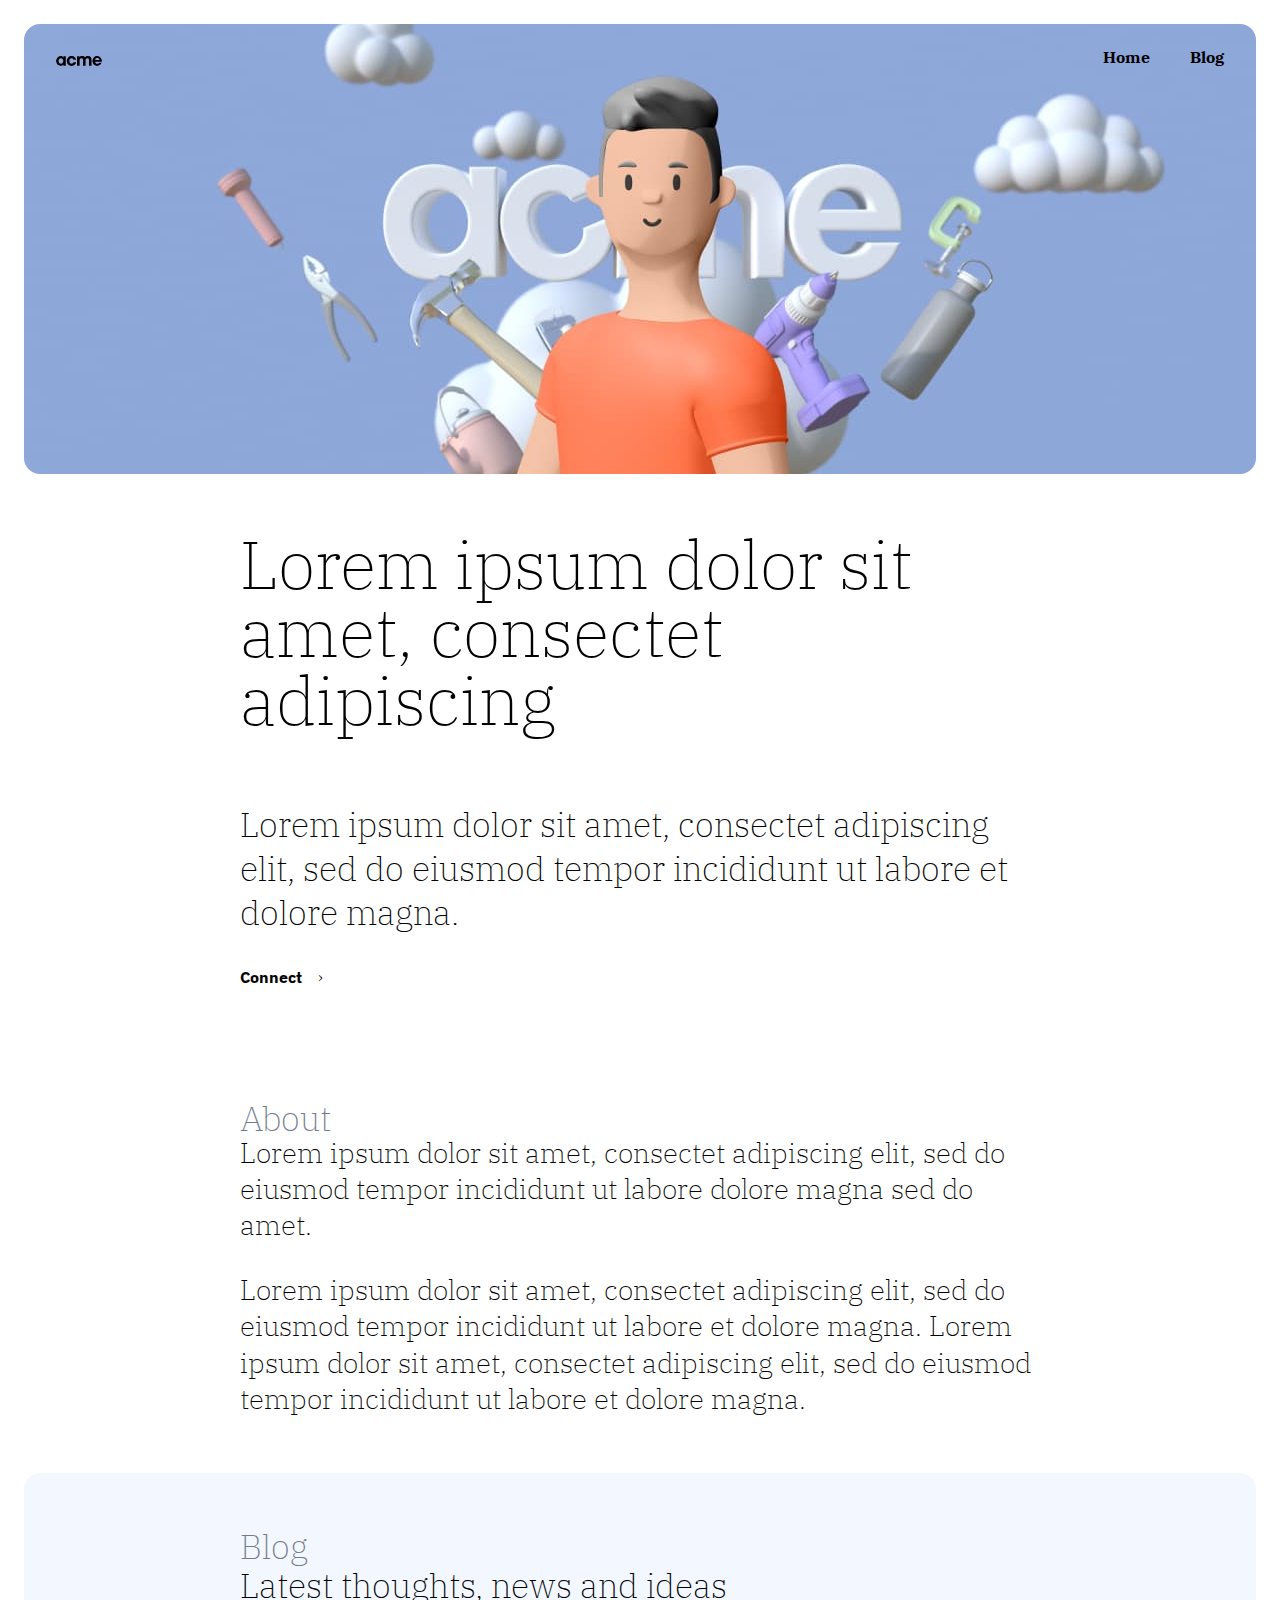
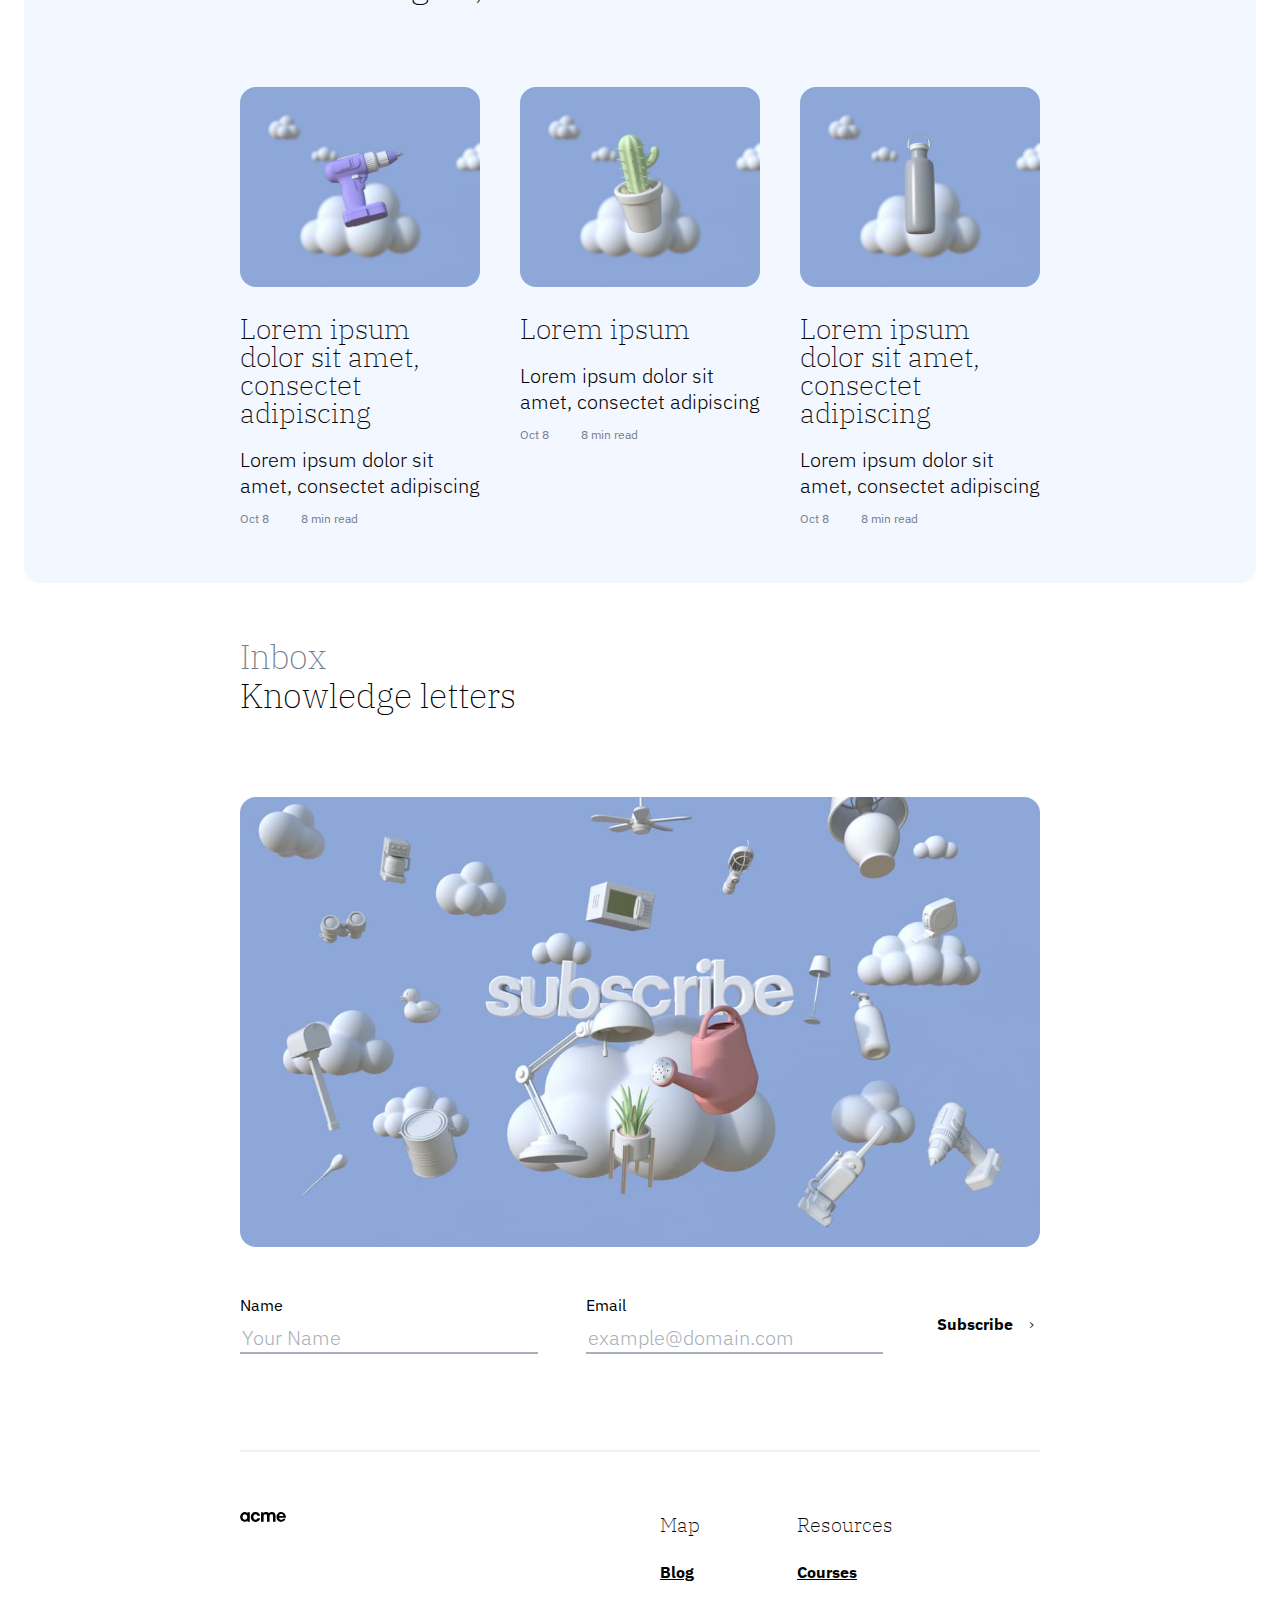
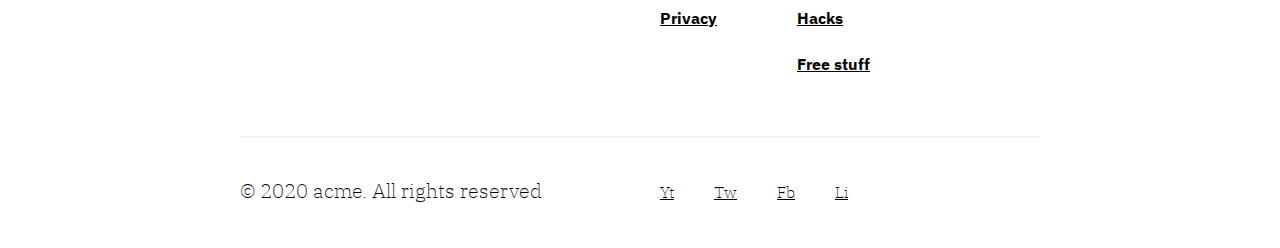
<file: final-project/index.html>
<!DOCTYPE html>
<html lang="en">

<head>
  <meta charset="UTF-8">
  <meta name="viewport" content="width=device-width, initial-scale=1.0">
  <title>acme website co.</title>
  <link
    href="https://fonts.googleapis.com/css2?family=IBM+Plex+Sans:wght@300;400;600&family=IBM+Plex+Serif:wght@200&display=swap"
    rel="stylesheet">
  <link rel="stylesheet" href="style.css">
</head>

<body>
  <header class="primary-header">
    <div class="primary-header__inner">
      <a href="index.html" aria-label="acme home page"><img src="img/logo.svg" alt="" class="logo"></a>
      <nav class="primary-nav">
        <ul class="primary-nav__list">
          <li><a href="index.html">Home</a></li>
          <li><a href="blog.html">Blog</a></li>
        </ul>
      </nav>
    </div>
  </header>

  <section class="intro text-serif">
    <div class="container flow-content">
      <h1 class="page-title">Lorem ipsum dolor sit amet, consectet adipiscing</h1>
      <p class="page-intro">Lorem ipsum dolor sit amet, consectet adipiscing elit, sed do eiusmod tempor
        incididunt ut
        labore et dolore magna.</p>
      <a href="#" class="btn">Connect</a>
    </div>
  </section>

  <section class="about text-500 text-serif">
    <div class="container">
      <header>
        <h2 class="section-title">About</h2>
      </header>
      <div class="flow-content">
        <p>Lorem ipsum dolor sit amet, consectet adipiscing elit, sed do eiusmod tempor incididunt ut labore dolore
          magna
          sed do amet.</p>
        <p>Lorem ipsum dolor sit amet, consectet adipiscing elit, sed do eiusmod tempor incididunt ut labore et dolore
          magna. Lorem ipsum dolor sit amet, consectet adipiscing elit, sed do eiusmod tempor incididunt ut labore et
          dolore magna.</p>
      </div>

    </div>
  </section>

  <section class="recent-articles bg-primary-300">
    <div class="container">
      <header>
        <h2 class="section-title">Blog</h2>
        <p class="section-subtitle">Latest thoughts, news and ideas</p>
      </header>

      <div class="split xl-space">

        <article class="article-preview flow-content">
          <img src="img/blog-1.jpg" alt="electric drill">
          <h3>Lorem ipsum dolor sit amet, consectet adipiscing</h3>
          <p>Lorem ipsum dolor sit amet, consectet adipiscing</p>
          <div class="info">
            <time datetime="2020-10-08">Oct 8</time>
            <p>8 min read</p>
          </div>
        </article>
        <article class="article-preview flow-content">
          <img src="img/blog-2.jpg" alt="cactus">
          <h3>Lorem ipsum </h3>
          <p>Lorem ipsum dolor sit amet, consectet adipiscing</p>
          <div class="info">
            <time datetime="2020-10-08">Oct 8</time>
            <p>8 min read</p>
          </div>
        </article>
        <article class="article-preview flow-content">
          <img src="img/blog-3.jpg" alt="insulated water bottle">
          <h3>Lorem ipsum dolor sit amet, consectet adipiscing</h3>
          <p>Lorem ipsum dolor sit amet, consectet adipiscing</p>
          <div class="info">
            <time datetime="2020-10-08">Oct 8</time>
            <p>8 min read</p>
          </div>
        </article>


      </div>
    </div>
  </section>

  <section class="call-to-action">
    <div class="container">
      <header>
        <h2 class="section-title">Inbox</h2>
        <p class="section-subtitle">Knowledge letters</p>
      </header>
      <img class="xl-space" src="img/newsletter.jpg" alt="floating items">

      <form action="" method="post" class="newsletter">
        <div>
          <label for="name">Name</label>
          <input placeholder="Your Name" type="text" id="name" name="name">
        </div>
        <div>
          <label for="email">Email</label>
          <input placeholder="example@domain.com" type="email" name="email" id="email">
        </div>
        <button class="btn" type="submit">Subscribe</button>
      </form>
    </div>
  </section>

  <footer class="primary-footer">
    <div class="container">
      <div class="primary-footer__inner split">
        <a href="index.html" aria-label="acme home page"><img src="img/logo.svg" alt="" class="logo"></a>

        <div class="footer-nav">
          <dl class="flow-content">
            <dt class="text-serif">Map</dt>
            <dd><a href="#">Blog</a></dd>
            <dd><a href="#">Privacy</a></dd>
          </dl>

          <dl class="flow-content">
            <dt class="text-serif">Resources</dt>
            <dd><a href="#">Courses</a></dd>
            <dd><a href="#">Hacks</a></dd>
            <dd><a href="#">Free stuff</a></dd>
          </dl>
        </div>
      </div>
      <div class="split text-serif">
        <p class="copywrite">© 2020 acme. All rights reserved </p>
        <ul class="footer-social">
          <li><a href="#">Yt</a></li>
          <li><a href="#">Tw</a></li>
          <li><a href="#">Fb</a></li>
          <li><a href="#">Li</a></li>
        </ul>
      </div>
    </div>
  </footer>
</body>

</html>
</file>
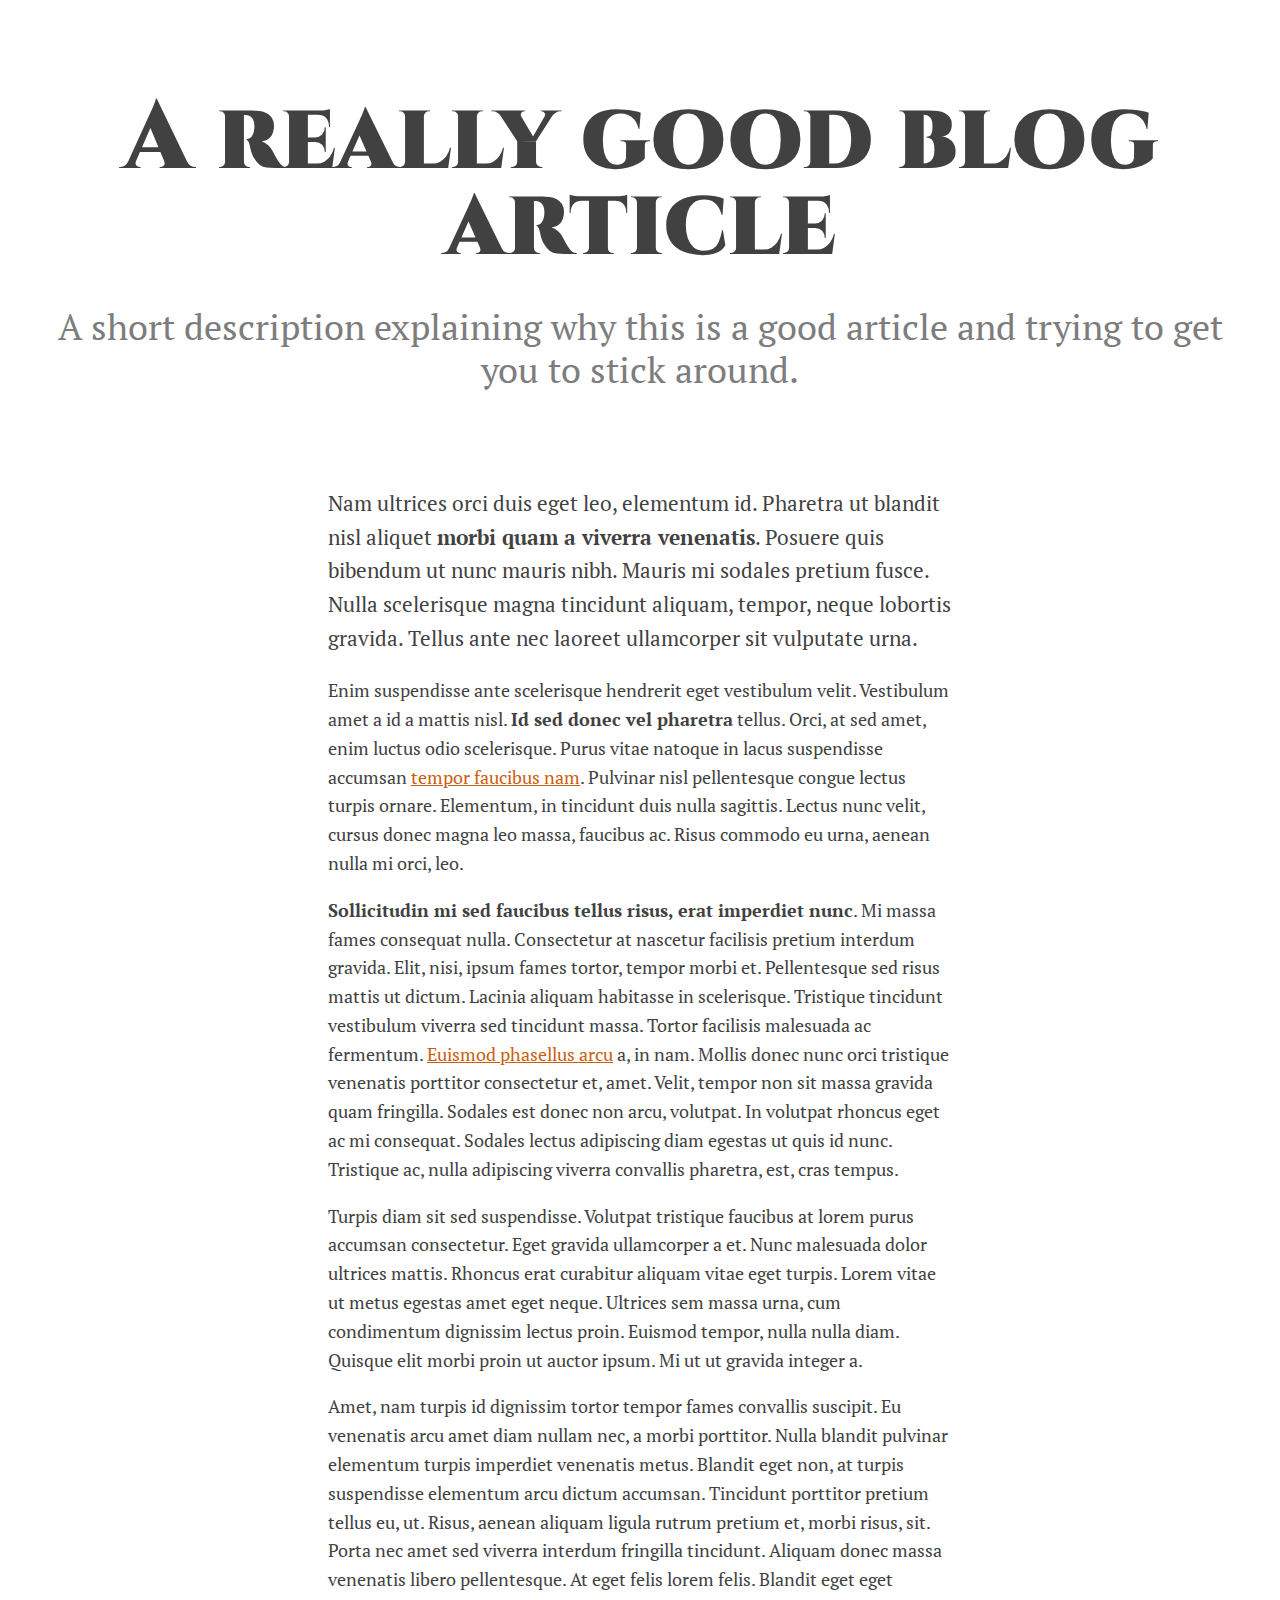
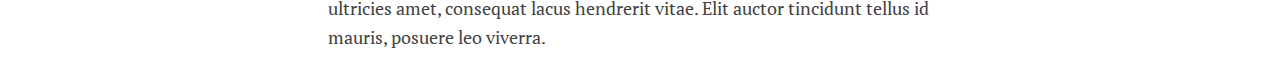
<file: module-1/01-inheritance-a-little-project/index.html>
<!DOCTYPE html>
<html lang="en">

<head>
  <meta charset="UTF-8">
  <meta name="viewport" content="width=device-width, initial-scale=1.0">
  <title>A great blog</title>
  <link href="https://fonts.googleapis.com/css2?family=Cinzel:wght@900&family=PT+Serif:wght@400;700&display=swap"
    rel="stylesheet">
  <link rel="stylesheet" href="styles.css">
</head>

<body>
  <article>
    <header>
      <h1>A really good blog article</h1>
      <p class="subtitle">A short description explaining why this is a good article and trying to get you to stick
        around.
      </p>
    </header>
    <div class="container">
      <p class="lead">Nam ultrices orci duis eget leo, elementum id. Pharetra ut blandit nisl aliquet <strong>morbi quam
          a viverra
          venenatis</strong>. Posuere quis bibendum ut nunc mauris nibh. Mauris mi sodales pretium fusce. Nulla
        scelerisque magna tincidunt aliquam, tempor, neque lobortis gravida. Tellus ante nec laoreet ullamcorper sit
        vulputate urna.</p>
      <p>Enim suspendisse ante scelerisque hendrerit eget vestibulum velit. Vestibulum amet a id a mattis nisl.
        <strong>Id
          sed donec vel pharetra</strong> tellus. Orci, at sed amet, enim luctus odio scelerisque. Purus vitae natoque
        in
        lacus suspendisse accumsan <a href="#">tempor faucibus nam</a>. Pulvinar nisl pellentesque congue lectus turpis
        ornare. Elementum,
        in tincidunt duis nulla sagittis. Lectus nunc velit, cursus donec magna leo massa, faucibus ac. Risus commodo eu
        urna, aenean nulla mi orci, leo.</p>
      <p><strong>Sollicitudin mi sed faucibus tellus risus, erat imperdiet nunc</strong>. Mi massa fames consequat
        nulla.
        Consectetur at
        nascetur facilisis pretium interdum gravida. Elit, nisi, ipsum fames tortor, tempor morbi et. Pellentesque sed
        risus mattis ut dictum. Lacinia aliquam habitasse in scelerisque. Tristique tincidunt vestibulum viverra sed
        tincidunt massa. Tortor facilisis malesuada ac fermentum. <a href="#">Euismod phasellus arcu</a> a, in nam.
        Mollis
        donec nunc orci
        tristique venenatis porttitor consectetur et, amet. Velit, tempor non sit massa gravida quam fringilla. Sodales
        est donec non arcu, volutpat. In volutpat rhoncus eget ac mi consequat. Sodales lectus adipiscing diam egestas
        ut
        quis id nunc. Tristique ac, nulla adipiscing viverra convallis pharetra, est, cras tempus.</p>
      <p>Turpis diam sit sed suspendisse. Volutpat tristique faucibus at lorem purus accumsan consectetur. Eget gravida
        ullamcorper a et. Nunc malesuada dolor ultrices mattis. Rhoncus erat curabitur aliquam vitae eget turpis. Lorem
        vitae ut metus egestas amet eget neque. Ultrices sem massa urna, cum condimentum dignissim lectus proin. Euismod
        tempor, nulla nulla diam. Quisque elit morbi proin ut auctor ipsum. Mi ut ut gravida integer a.</p>
      <p>Amet, nam turpis id dignissim tortor tempor fames convallis suscipit. Eu venenatis arcu amet diam nullam nec, a
        morbi porttitor. Nulla blandit pulvinar elementum turpis imperdiet venenatis metus. Blandit eget non, at turpis
        suspendisse elementum arcu dictum accumsan. Tincidunt porttitor pretium tellus eu, ut. Risus, aenean aliquam
        ligula rutrum pretium et, morbi risus, sit. Porta nec amet sed viverra interdum fringilla tincidunt. Aliquam
        donec
        massa venenatis libero pellentesque. At eget felis lorem felis. Blandit eget eget ultricies amet, consequat
        lacus
        hendrerit vitae. Elit auctor tincidunt tellus id mauris, posuere leo viverra.</p>
  </article>
  </div>
</body>

</html>
</file>
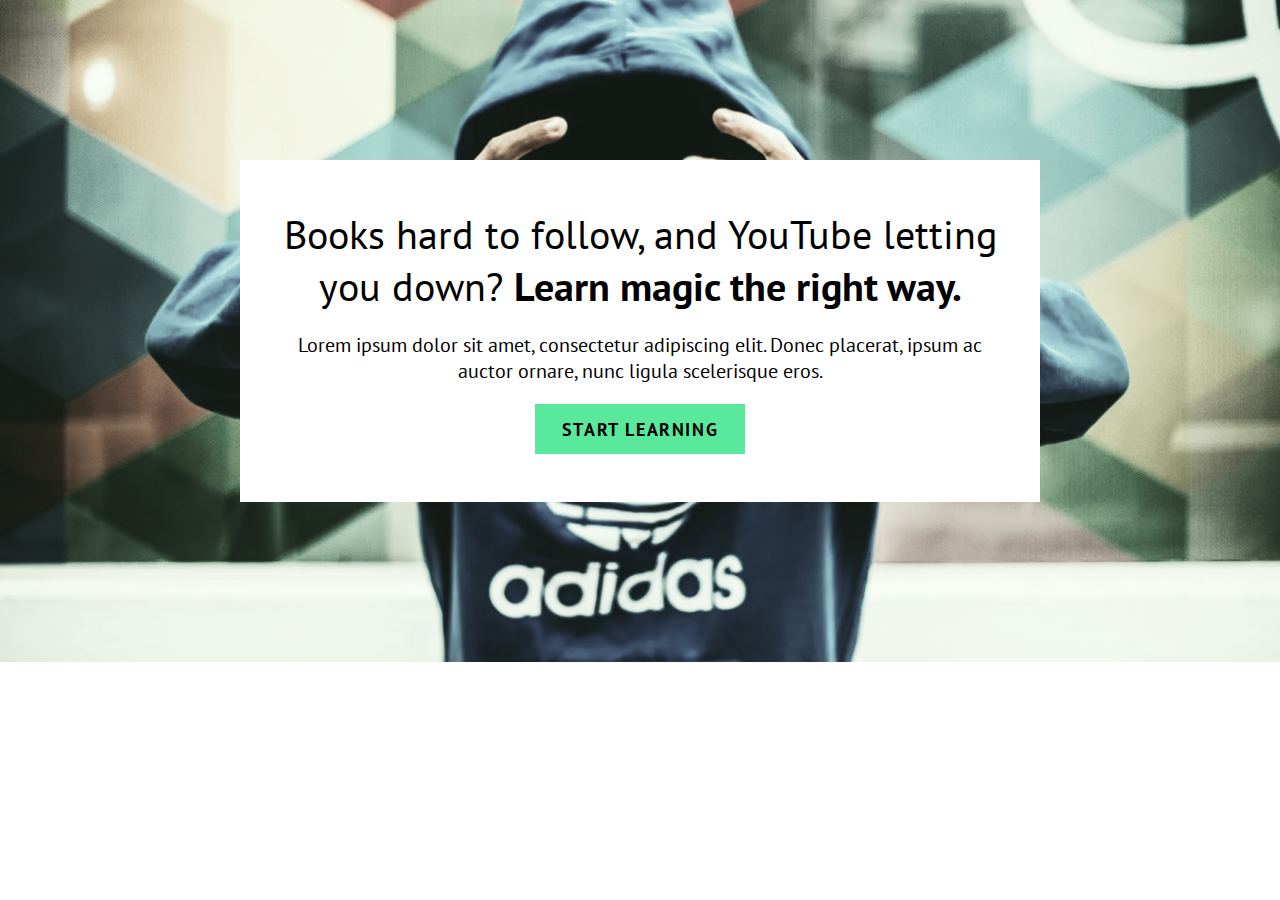
<file: module-2/02-mini-challenge/index.html>
<!DOCTYPE html>
<html lang="en">

<head>
  <meta charset="UTF-8">
  <meta name="viewport" content="width=device-width, initial-scale=1.0">
  <title>Magic is in the air</title>

  <!-- Google fonts -->
  <link href="https://fonts.googleapis.com/css2?family=PT+Sans:wght@400;700&display=swap" rel="stylesheet">

  <!-- Link to our stylesheet -->
  <link rel="stylesheet" href="style.css">
</head>

<body>

  <main>
    <div class="hero">
      <div class="hero__content flow-content">
        <h1>Books hard to follow, and YouTube letting you down? <strong>Learn magic the right way.</strong></h1>
        <p>Lorem ipsum dolor sit amet, consectetur adipiscing elit. Donec placerat, ipsum ac auctor ornare, nunc ligula
          scelerisque eros.</p>
        <a href="" class="btn">Start learning</a>
      </div>
    </div>
  </main>

</body>

</html>
</file>
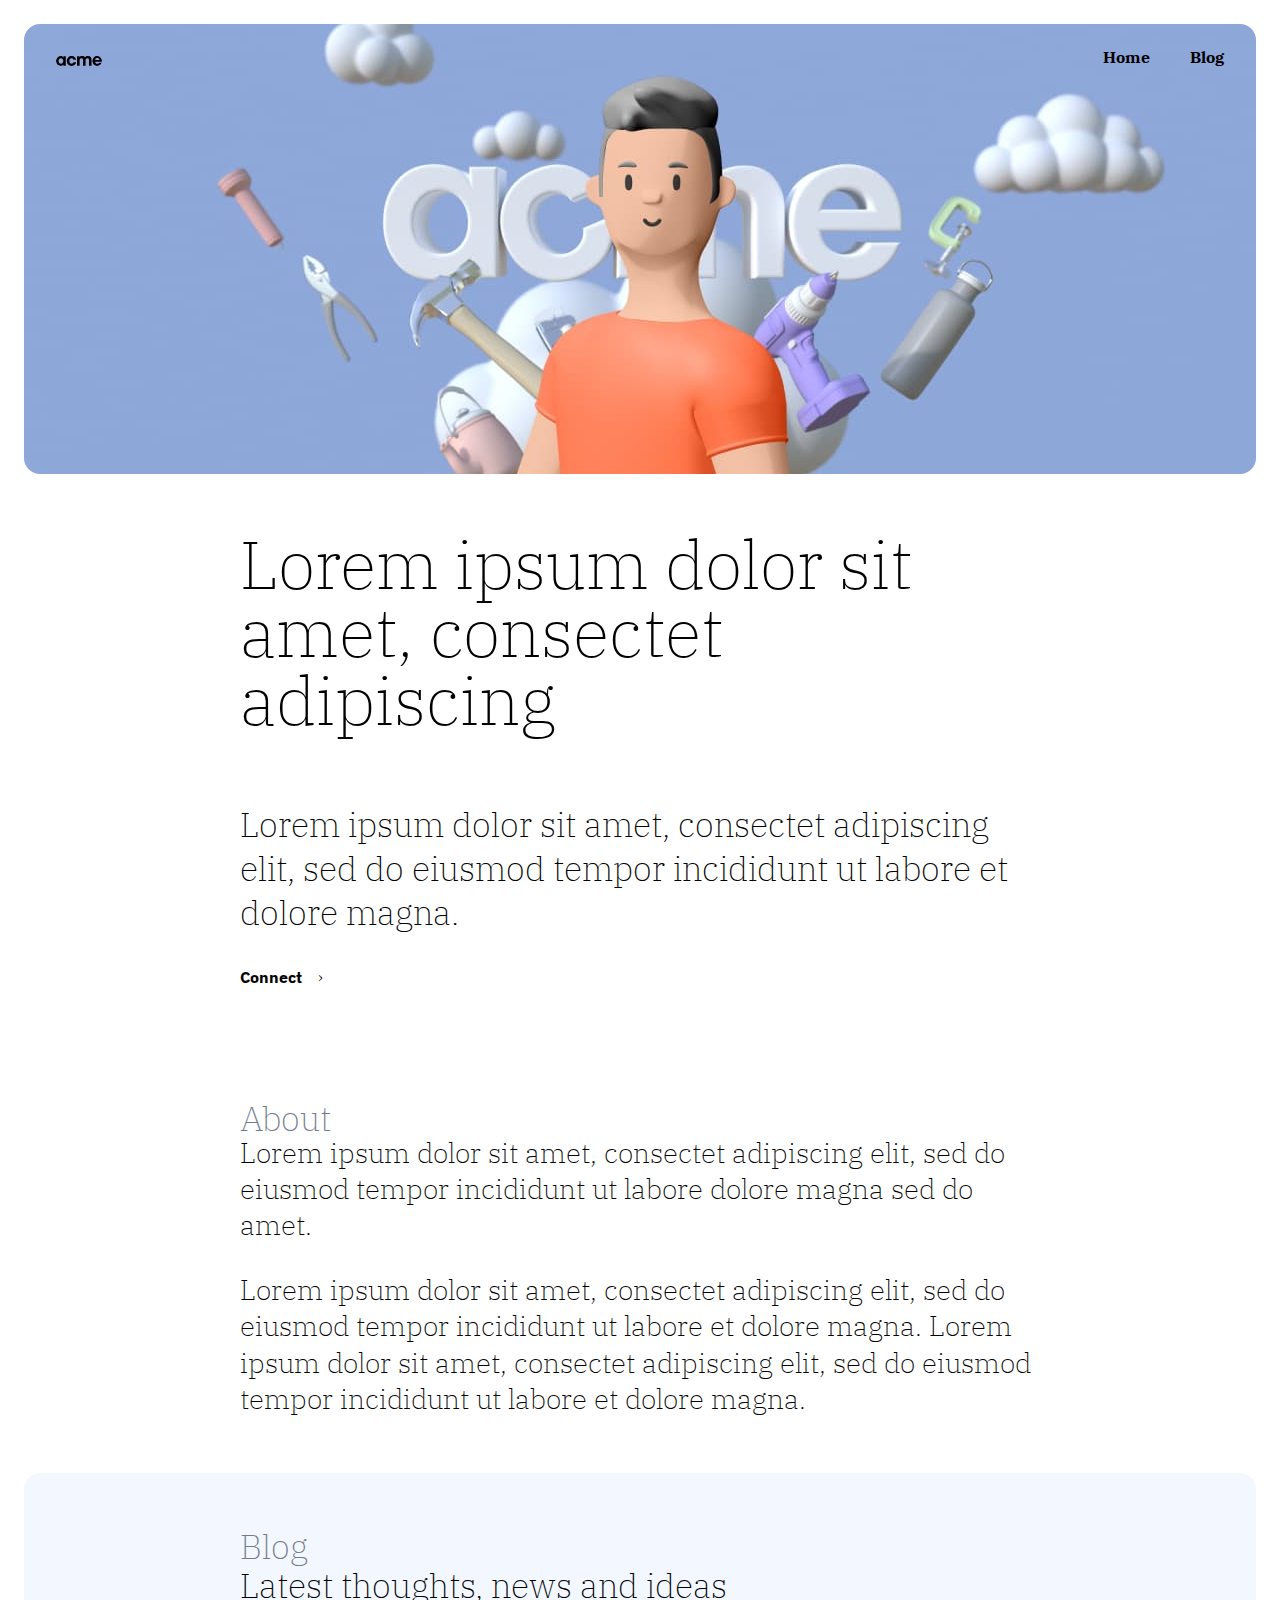
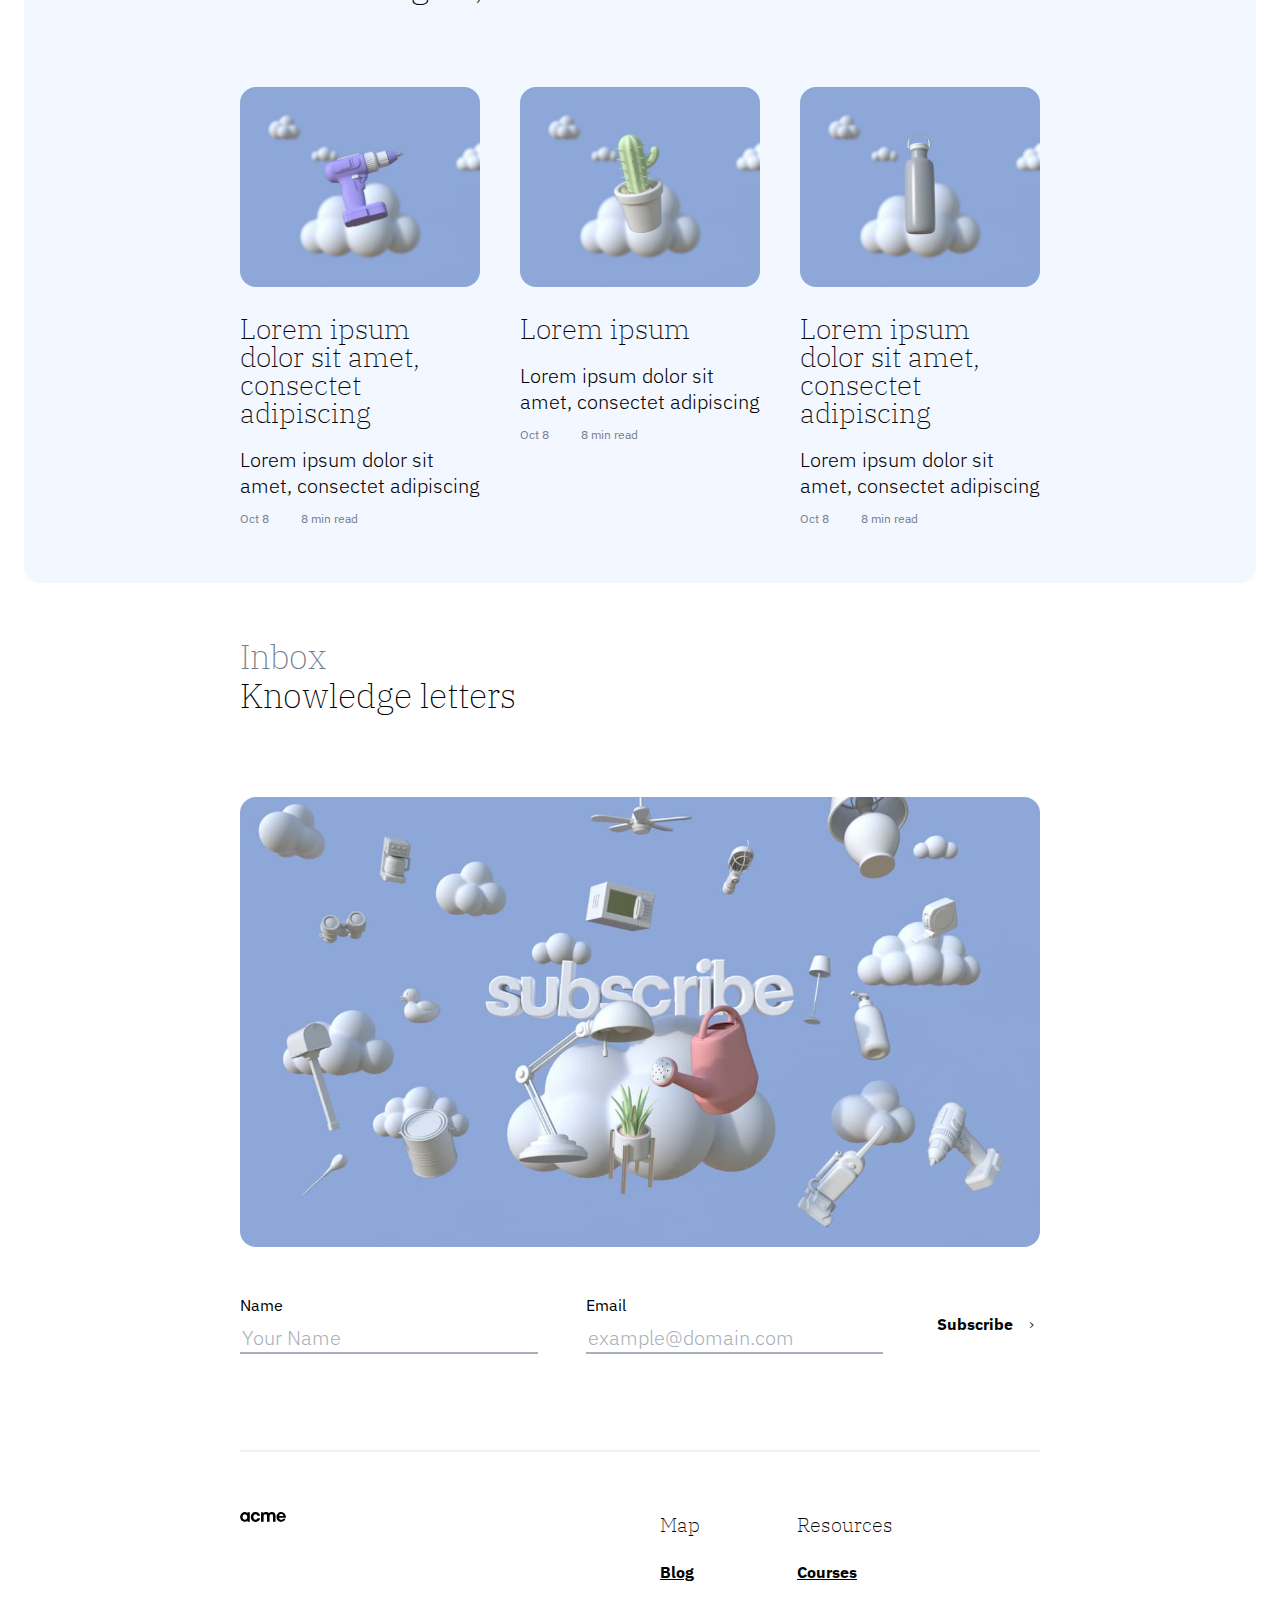
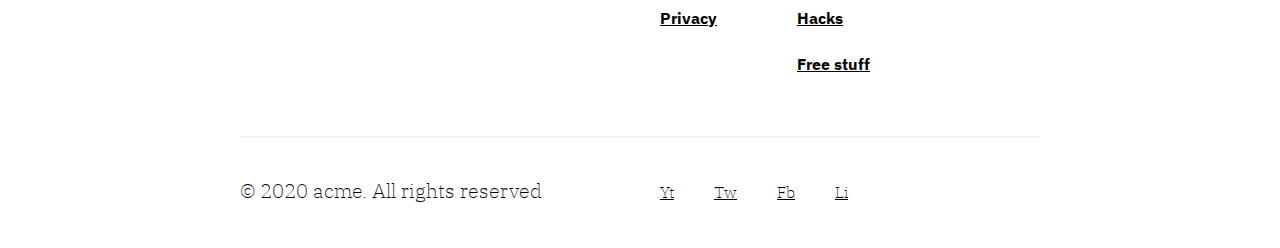
<file: module-4/03-individual-articles/index.html>
<!DOCTYPE html>
<html lang="en">

<head>
  <meta charset="UTF-8">
  <meta name="viewport" content="width=device-width, initial-scale=1.0">
  <title>acme website co.</title>
  <link
    href="https://fonts.googleapis.com/css2?family=IBM+Plex+Sans:wght@300;400;600&family=IBM+Plex+Serif:wght@200&display=swap"
    rel="stylesheet">
  <link rel="stylesheet" href="style.css">
</head>

<body class="page-home">
  <header class="primary-header">
    <div class="primary-header__inner">
      <a href="index.html" aria-label="acme home page"><img src="img/logo.svg" alt="" class="logo"></a>
      <nav class="primary-nav">
        <ul class="primary-nav__list">
          <li><a href="index.html">Home</a></li>
          <li><a href="blog.html">Blog</a></li>
        </ul>
      </nav>
    </div>
  </header>

  <section class="intro text-serif">
    <div class="container flow-content">
      <h1 class="page-title">Lorem ipsum dolor sit amet, consectet adipiscing</h1>
      <p class="page-intro">Lorem ipsum dolor sit amet, consectet adipiscing elit, sed do eiusmod tempor
        incididunt ut
        labore et dolore magna.</p>
      <a href="#" class="btn">Connect</a>
    </div>
  </section>

  <section class="about text-500 text-serif">
    <div class="container">
      <header>
        <h2 class="section-title">About</h2>
      </header>
      <div class="flow-content">
        <p>Lorem ipsum dolor sit amet, consectet adipiscing elit, sed do eiusmod tempor incididunt ut labore dolore
          magna
          sed do amet.</p>
        <p>Lorem ipsum dolor sit amet, consectet adipiscing elit, sed do eiusmod tempor incididunt ut labore et dolore
          magna. Lorem ipsum dolor sit amet, consectet adipiscing elit, sed do eiusmod tempor incididunt ut labore et
          dolore magna.</p>
      </div>

    </div>
  </section>

  <section class="recent-articles bg-primary-300">
    <div class="container">
      <header>
        <h2 class="section-title">Blog</h2>
        <p class="section-subtitle">Latest thoughts, news and ideas</p>
      </header>

      <div class="split xl-space">

        <article class="article-preview flow-content">
          <img src="img/blog-1.jpg" alt="electric drill">
          <h3>Lorem ipsum dolor sit amet, consectet adipiscing</h3>
          <p>Lorem ipsum dolor sit amet, consectet adipiscing</p>
          <div class="info">
            <time datetime="2020-10-08">Oct 8</time>
            <p>8 min read</p>
          </div>
        </article>
        <article class="article-preview flow-content">
          <img src="img/blog-2.jpg" alt="cactus">
          <h3>Lorem ipsum </h3>
          <p>Lorem ipsum dolor sit amet, consectet adipiscing</p>
          <div class="info">
            <time datetime="2020-10-08">Oct 8</time>
            <p>8 min read</p>
          </div>
        </article>
        <article class="article-preview flow-content">
          <img src="img/blog-3.jpg" alt="insulated water bottle">
          <h3>Lorem ipsum dolor sit amet, consectet adipiscing</h3>
          <p>Lorem ipsum dolor sit amet, consectet adipiscing</p>
          <div class="info">
            <time datetime="2020-10-08">Oct 8</time>
            <p>8 min read</p>
          </div>
        </article>


      </div>
    </div>
  </section>

  <section class="call-to-action">
    <div class="container">
      <header>
        <h2 class="section-title">Inbox</h2>
        <p class="section-subtitle">Knowledge letters</p>
      </header>
      <img class="xl-space" src="img/newsletter.jpg" alt="floating items">

      <form action="" method="post" class="newsletter">
        <div>
          <label for="name">Name</label>
          <input placeholder="Your Name" type="text" id="name" name="name">
        </div>
        <div>
          <label for="email">Email</label>
          <input placeholder="example@domain.com" type="email" name="email" id="email">
        </div>
        <button class="btn" type="submit">Subscribe</button>
      </form>
    </div>
  </section>

  <footer class="primary-footer">
    <div class="container">
      <div class="primary-footer__inner split">
        <a href="index.html" aria-label="acme home page"><img src="img/logo.svg" alt="" class="logo"></a>

        <div class="footer-nav">
          <dl class="flow-content">
            <dt class="text-serif">Map</dt>
            <dd><a href="#">Blog</a></dd>
            <dd><a href="#">Privacy</a></dd>
          </dl>

          <dl class="flow-content">
            <dt class="text-serif">Resources</dt>
            <dd><a href="#">Courses</a></dd>
            <dd><a href="#">Hacks</a></dd>
            <dd><a href="#">Free stuff</a></dd>
          </dl>
        </div>
      </div>
      <div class="split text-serif">
        <p class="copywrite">© 2020 acme. All rights reserved </p>
        <ul class="footer-social">
          <li><a href="#">Yt</a></li>
          <li><a href="#">Tw</a></li>
          <li><a href="#">Fb</a></li>
          <li><a href="#">Li</a></li>
        </ul>
      </div>
    </div>
  </footer>
</body>

</html>
</file>
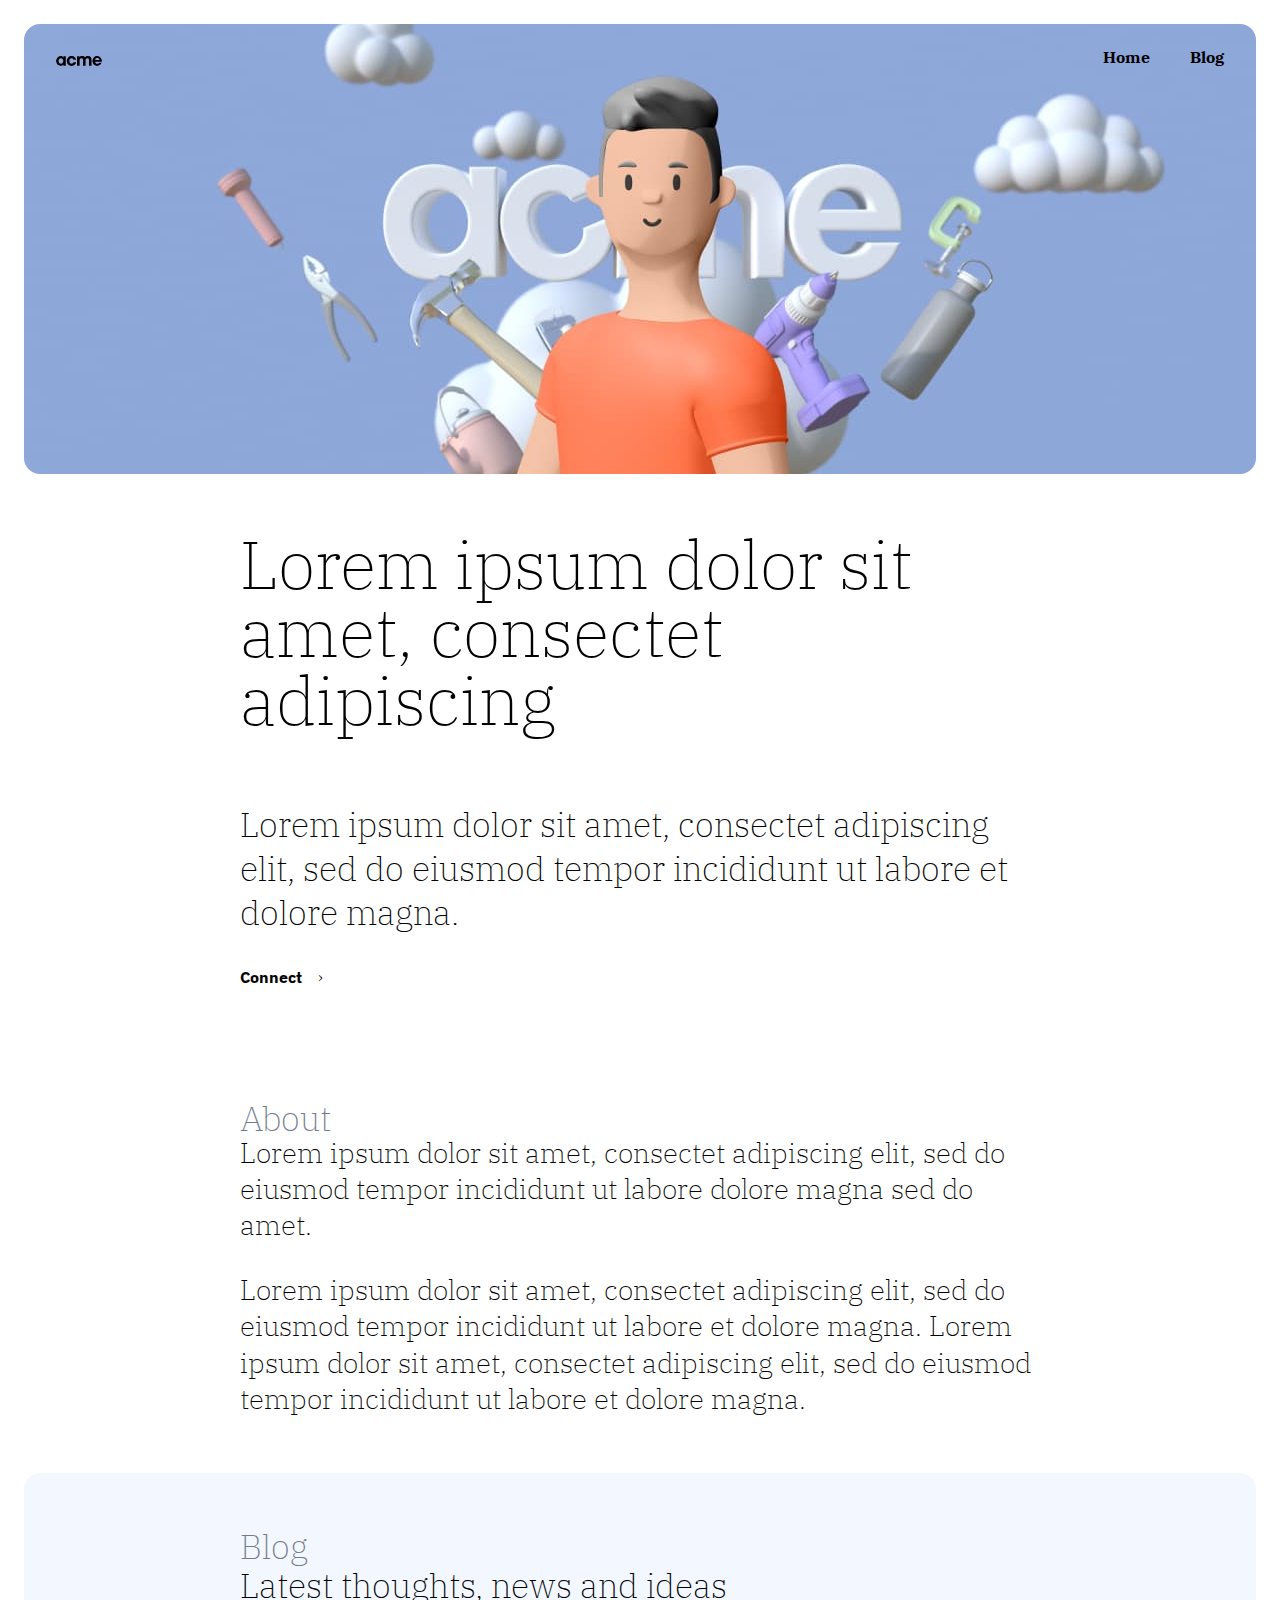
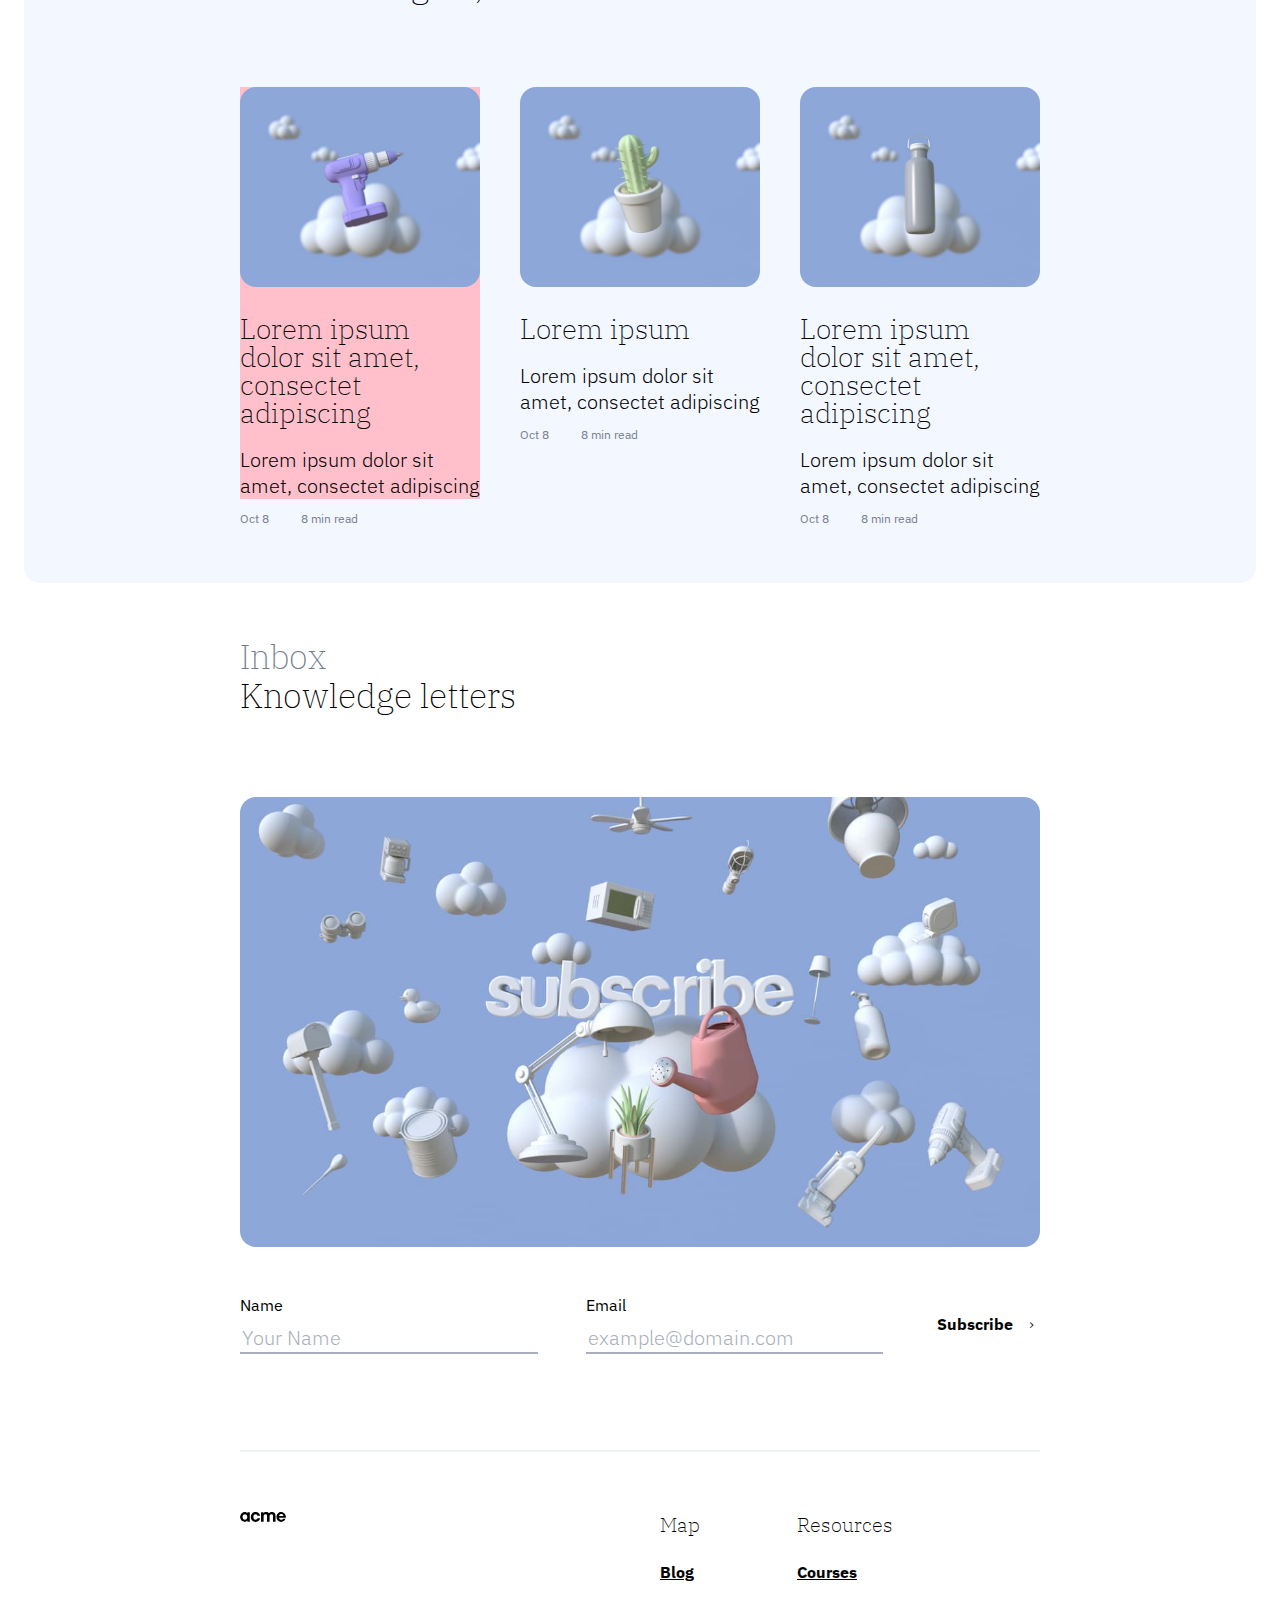
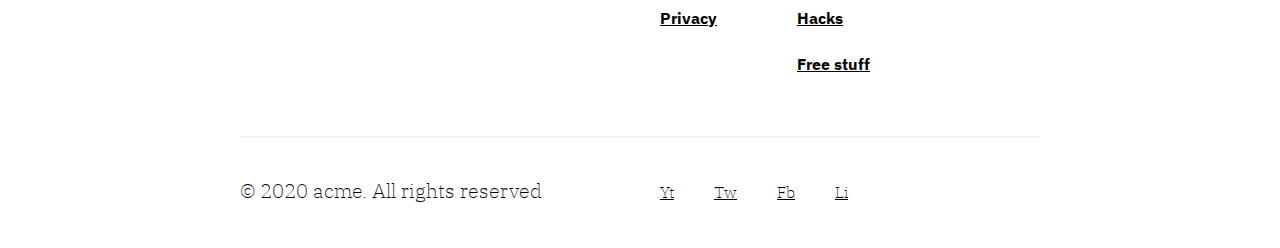
<file: module-4/06-containing-block-challenge/index.html>
<!DOCTYPE html>
<html lang="en">

<head>
  <meta charset="UTF-8">
  <meta name="viewport" content="width=device-width, initial-scale=1.0">
  <title>acme website co.</title>
  <link
    href="https://fonts.googleapis.com/css2?family=IBM+Plex+Sans:wght@300;400;600&family=IBM+Plex+Serif:wght@200&display=swap"
    rel="stylesheet">
  <link rel="stylesheet" href="style.css">
</head>

<body class="page-home">
  <header class="primary-header">
    <div class="primary-header__inner">
      <a href="index.html" aria-label="acme home page"><img src="img/logo.svg" alt="" class="logo"></a>
      <nav class="primary-nav">
        <ul class="primary-nav__list">
          <li><a href="index.html">Home</a></li>
          <li><a href="blog.html">Blog</a></li>
        </ul>
      </nav>
    </div>
  </header>

  <section class="intro text-serif">
    <div class="container flow-content">
      <h1 class="page-title">Lorem ipsum dolor sit amet, consectet adipiscing</h1>
      <p class="page-intro">Lorem ipsum dolor sit amet, consectet adipiscing elit, sed do eiusmod tempor
        incididunt ut
        labore et dolore magna.</p>
      <a href="#" class="btn">Connect</a>
    </div>
  </section>

  <section class="about text-500 text-serif">
    <div class="container">
      <header>
        <h2 class="section-title">About</h2>
      </header>
      <div class="flow-content">
        <p>Lorem ipsum dolor sit amet, consectet adipiscing elit, sed do eiusmod tempor incididunt ut labore dolore
          magna
          sed do amet.</p>
        <p>Lorem ipsum dolor sit amet, consectet adipiscing elit, sed do eiusmod tempor incididunt ut labore et dolore
          magna. Lorem ipsum dolor sit amet, consectet adipiscing elit, sed do eiusmod tempor incididunt ut labore et
          dolore magna.</p>
      </div>

    </div>
  </section>

  <section class="recent-articles bg-primary-300">
    <div class="container">
      <header>
        <h2 class="section-title">Blog</h2>
        <p class="section-subtitle">Latest thoughts, news and ideas</p>
      </header>

      <div class="split xl-space">

        <article class="article-preview flow-content">
          <a href="#" class="flow-content">
            <img src="img/blog-1.jpg" alt="electric drill">
            <h3>Lorem ipsum dolor sit amet, consectet adipiscing</h3>
            <p>Lorem ipsum dolor sit amet, consectet adipiscing</p>
          </a>
          <div class="info">
            <time datetime="2020-10-08">Oct 8</time>
            <p>8 min read</p>
          </div>
        </article>

        <article class="article-preview flow-content">
          <img src="img/blog-2.jpg" alt="cactus">
          <h3>Lorem ipsum </h3>
          <p>Lorem ipsum dolor sit amet, consectet adipiscing</p>
          <div class="info">
            <time datetime="2020-10-08">Oct 8</time>
            <p>8 min read</p>
          </div>
        </article>
        <article class="article-preview flow-content">
          <img src="img/blog-3.jpg" alt="insulated water bottle">
          <h3>Lorem ipsum dolor sit amet, consectet adipiscing</h3>
          <p>Lorem ipsum dolor sit amet, consectet adipiscing</p>
          <div class="info">
            <time datetime="2020-10-08">Oct 8</time>
            <p>8 min read</p>
          </div>
        </article>


      </div>
    </div>
  </section>

  <section class="call-to-action">
    <div class="container">
      <header>
        <h2 class="section-title">Inbox</h2>
        <p class="section-subtitle">Knowledge letters</p>
      </header>
      <img class="xl-space" src="img/newsletter.jpg" alt="floating items">

      <form action="" method="post" class="newsletter">
        <div>
          <label for="name">Name</label>
          <input placeholder="Your Name" type="text" id="name" name="name">
        </div>
        <div>
          <label for="email">Email</label>
          <input placeholder="example@domain.com" type="email" name="email" id="email">
        </div>
        <button class="btn" type="submit">Subscribe</button>
      </form>
    </div>
  </section>

  <footer class="primary-footer">
    <div class="container">
      <div class="primary-footer__inner split">
        <a href="index.html" aria-label="acme home page"><img src="img/logo.svg" alt="" class="logo"></a>

        <div class="footer-nav">
          <dl class="flow-content">
            <dt class="text-serif">Map</dt>
            <dd><a href="#">Blog</a></dd>
            <dd><a href="#">Privacy</a></dd>
          </dl>

          <dl class="flow-content">
            <dt class="text-serif">Resources</dt>
            <dd><a href="#">Courses</a></dd>
            <dd><a href="#">Hacks</a></dd>
            <dd><a href="#">Free stuff</a></dd>
          </dl>
        </div>
      </div>
      <div class="split text-serif">
        <p class="copywrite">© 2020 acme. All rights reserved </p>
        <ul class="footer-social">
          <li><a href="#">Yt</a></li>
          <li><a href="#">Tw</a></li>
          <li><a href="#">Fb</a></li>
          <li><a href="#">Li</a></li>
        </ul>
      </div>
    </div>
  </footer>
</body>

</html>
</file>
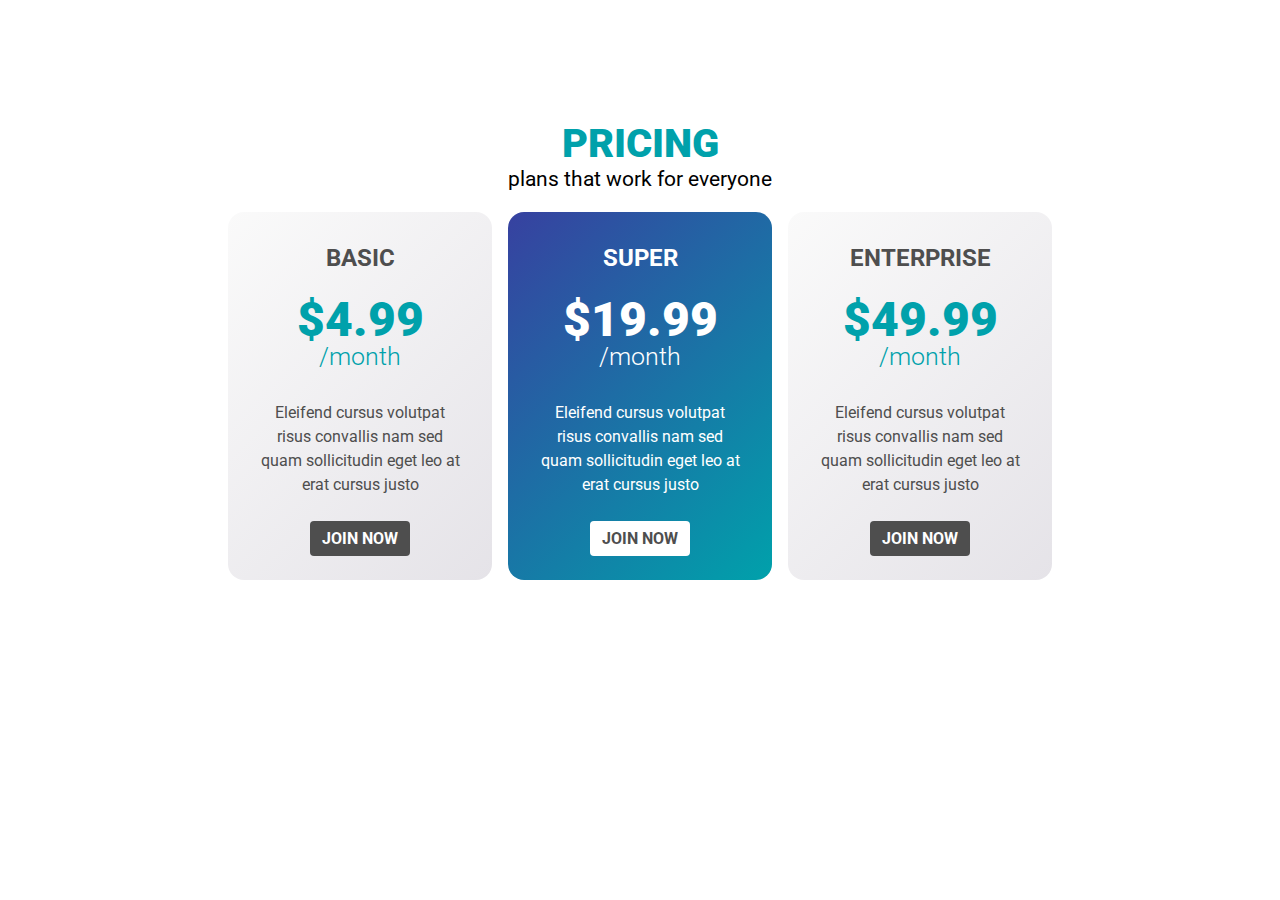
<file: module-1/03-pricing-cards-1/code/index.html>
<!DOCTYPE html>
<html lang="en">

<head>
  <meta charset="UTF-8">
  <meta name="viewport" content="width=device-width, initial-scale=1.0">
  <title>Pricing</title>
  <link href="https://fonts.googleapis.com/css2?family=Roboto:wght@300;700;900&display=swap" rel="stylesheet">
  <link rel="stylesheet" href="styles.css">
</head>

<body>
  <h1 class="text-accent">pricing</h1>
  <p class="subhead">plans that work for everyone</p>

  <div class="plans">

    <div class="plan plan--light">
      <h2 class="plan__title">basic</h2>
      <p class="plan__price text-accent">
        $4.99<span>/month</span>
      </p>
      <p class="plan__description">Eleifend cursus volutpat risus convallis nam sed quam sollicitudin eget leo at erat
        cursus justo</p>
      <a href="#" class="button button--dark">Join Now</a>
    </div>

    <div class="plan plan--accent">
      <h2 class="plan__title">super</h2>
      <p class="plan__price">
        $19.99<span>/month</span>
      </p>
      <p class="plan__description">Eleifend cursus volutpat risus convallis nam sed quam sollicitudin eget leo at erat
        cursus justo</p>
      <a href="#" class="button button--light">Join Now</a>
    </div>

    <div class="plan plan--light">
      <h2 class="plan__title">Enterprise</h2>
      <p class="plan__price text-accent">
        $49.99<span>/month</span>
      </p>
      <p class="plan__description">Eleifend cursus volutpat risus convallis nam sed quam sollicitudin eget leo at erat
        cursus justo</p>
      <a href="#" class="button button--dark">Join Now</a>
    </div>

  </div>
</body>

</html>
</file>
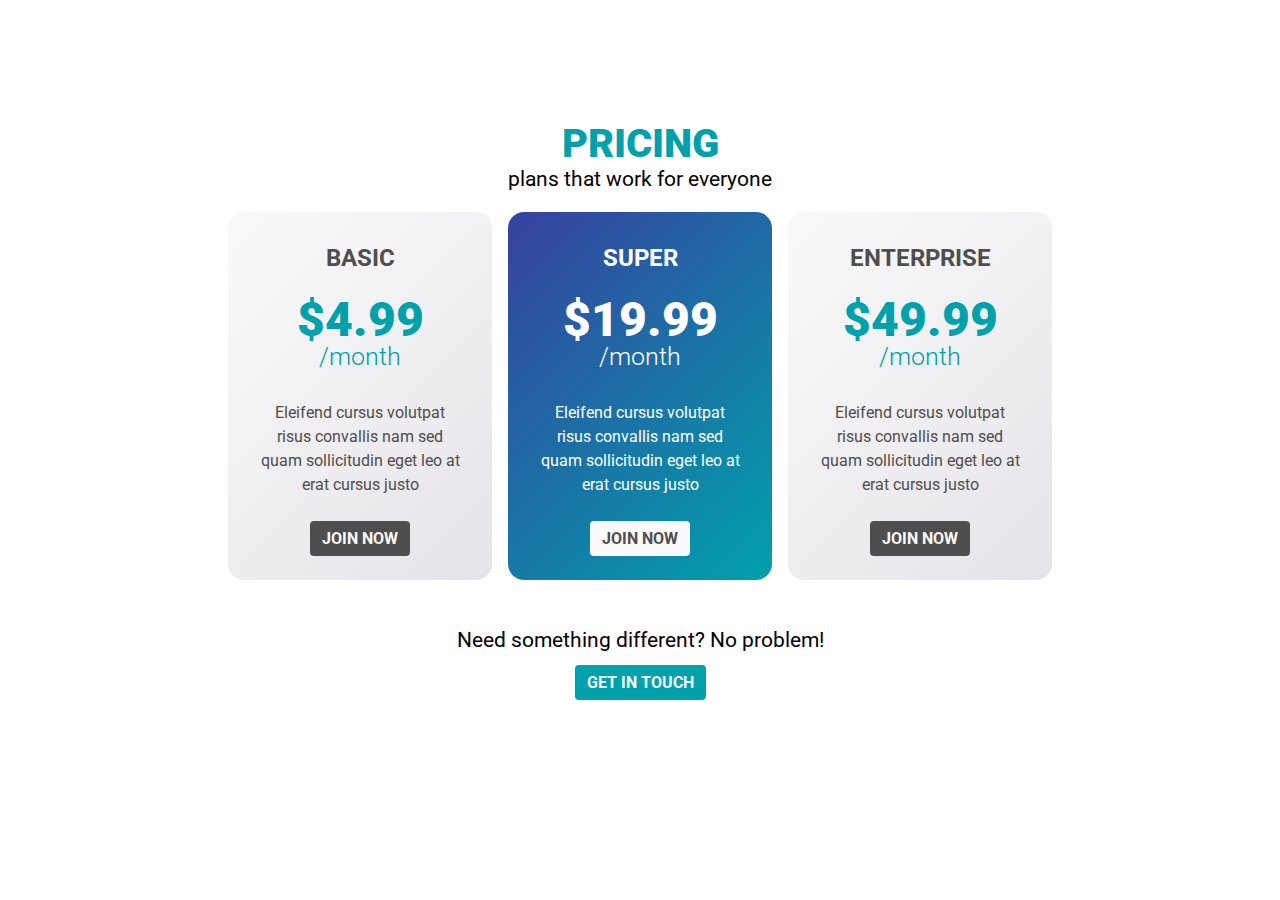
<file: module-1/04-pricing-cards-2/01 - start here/index.html>
<!DOCTYPE html>
<html lang="en">

<head>
  <meta charset="UTF-8">
  <meta name="viewport" content="width=device-width, initial-scale=1.0">
  <title>Pricing</title>
  <link href="https://fonts.googleapis.com/css2?family=Roboto:wght@300;700;900&display=swap" rel="stylesheet">
  <link rel="stylesheet" href="styles.css">
</head>

<body>
  <h1 class="text-accent">pricing</h1>
  <p class="fs-500">plans that work for everyone</p> 

  <div class="plans">
    <div class="plan plan--light">
      <h2 class="plan__title">basic</h2>
      <p class="plan__price">
        $4.99<span>/month</span>
      </p>
      <p class="plan__description">Eleifend cursus volutpat risus convallis nam sed quam sollicitudin eget leo at erat
        cursus justo</p>
      <a href="#" class="button">Join Now</a>
    </div>

    <div class="plan plan--accent">
      <h2 class="plan__title">super</h2>
      <p class="plan__price">
        $19.99<span>/month</span>
      </p>
      <p class="plan__description">Eleifend cursus volutpat risus convallis nam sed quam sollicitudin eget leo at erat
        cursus justo</p>
      <a href="#" class="button">Join Now</a>
    </div>
    <div class="plan plan--light">
      <h2 class="plan__title">Enterprise</h2>
      <p class="plan__price">
        $49.99<span>/month</span>
      </p>
      <p class="plan__description">Eleifend cursus volutpat risus convallis nam sed quam sollicitudin eget leo at erat
        cursus justo</p>
      <a href="#" class="button">Join Now</a>
    </div>
  </div>

  <p class="fs-500">Need something different? No problem!</p>
  <a href="#" class="button">Get in touch</a>
</body>

</html>
</file>
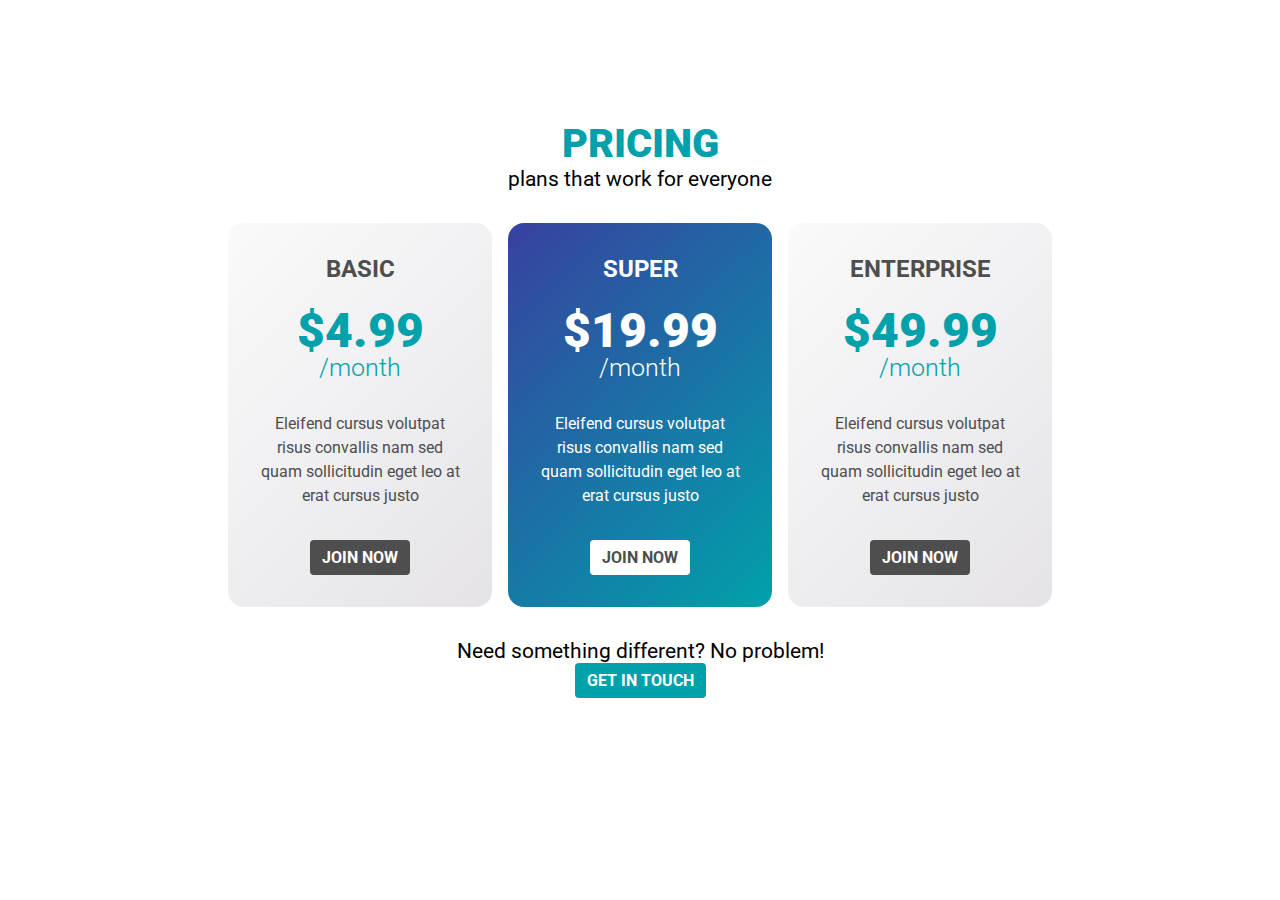
<file: module-1/04-pricing-cards-2/02 - finished/index.html>
<!DOCTYPE html>
<html lang="en">

<head>
  <meta charset="UTF-8">
  <meta name="viewport" content="width=device-width, initial-scale=1.0">
  <title>Pricing</title>
  <link href="https://fonts.googleapis.com/css2?family=Roboto:wght@300;700;900&display=swap" rel="stylesheet">
  <link rel="stylesheet" href="styles.css">
</head>

<body>
  <h1 class="text-accent">pricing</h1>
  <p class="fs-500">plans that work for everyone</p>

  <div class="plans">
    <div class="plan plan--light">
      <h2 class="plan__title">basic</h2>
      <p class="plan__price">
        $4.99<span>/month</span>
      </p>
      <p class="plan__description">Eleifend cursus volutpat risus convallis nam sed quam sollicitudin eget leo at erat
        cursus justo</p>
      <a href="#" class="button">Join Now</a>
    </div>

    <div class="plan plan--accent">
      <h2 class="plan__title">super</h2>
      <p class="plan__price">
        $19.99<span>/month</span>
      </p>
      <p class="plan__description">Eleifend cursus volutpat risus convallis nam sed quam sollicitudin eget leo at erat
        cursus justo</p>
      <a href="#" class="button">Join Now</a>
    </div>
    <div class="plan plan--light">
      <h2 class="plan__title">Enterprise</h2>
      <p class="plan__price">
        $49.99<span>/month</span>
      </p>
      <p class="plan__description">Eleifend cursus volutpat risus convallis nam sed quam sollicitudin eget leo at erat
        cursus justo</p>
      <a href="#" class="button">Join Now</a>
    </div>
  </div>

  <p class="fs-500">Need something different? No problem!</p>
  <a href="#" class="button">Get in touch</a>
</body>

</html>
</file>
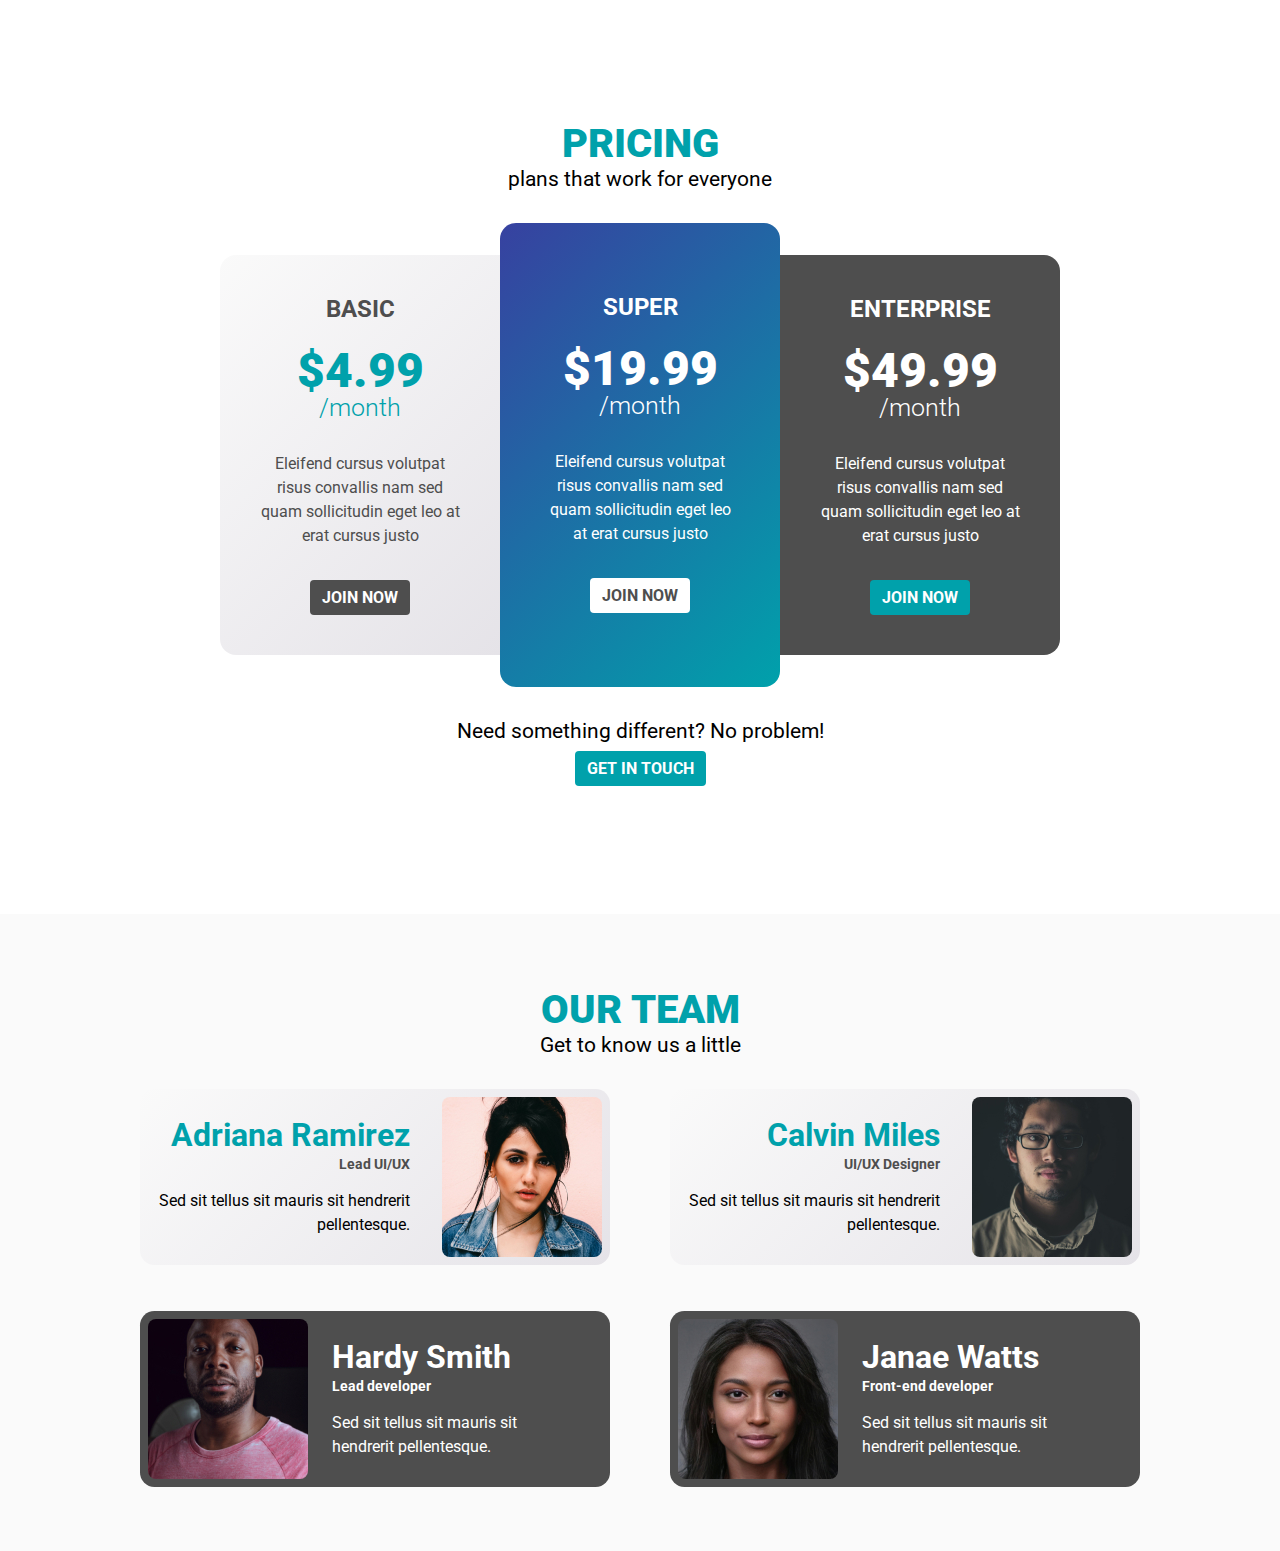
<file: module-1/05-pricing-cards-3-updated-design/01 - Start here/index.html>
<!DOCTYPE html>
<html lang="en">

<head>
  <meta charset="UTF-8">
  <meta name="viewport" content="width=device-width, initial-scale=1.0">
  <title>Pricing</title>
  <link href="https://fonts.googleapis.com/css2?family=Roboto:wght@300;700;900&display=swap" rel="stylesheet">
  <link rel="stylesheet" href="styles.css">
</head>

<body>
  <section class="pricing">
    <h2 class="section-title">pricing</h2>
    <p class="fs-500">plans that work for everyone</p> 

    <div class="plans">

      <div class="plan plan--light">
        <h2 class="plan__title">basic</h2>
        <p class="plan__price">
          $4.99<span>/month</span>
        </p>
        <p class="plan__description">Eleifend cursus volutpat risus convallis nam sed quam sollicitudin eget leo at erat
          cursus justo</p>
        <a href="#" class="button">Join Now</a>
      </div>

      <div class="plan plan--accent">
        <h2 class="plan__title">super</h2>
        <p class="plan__price">
          $19.99<span>/month</span>
        </p>
        <p class="plan__description">Eleifend cursus volutpat risus convallis nam sed quam sollicitudin eget leo at erat
          cursus justo</p>
        <a href="#" class="button">Join Now</a>
      </div>

      <div class="plan plan--dark">
        <h2 class="plan__title">Enterprise</h2>
        <p class="plan__price">
          $49.99<span>/month</span>
        </p>
        <p class="plan__description">Eleifend cursus volutpat risus convallis nam sed quam sollicitudin eget leo at erat
          cursus justo</p>
        <a href="#" class="button">Join Now</a>
      </div>

    </div>

    <p class="fs-500">Need something different? No problem!</p>
    <a href="#" class="button cta_button">Get in touch</a>

  </section>

  <section class="team">
    <div class="container">
      <h2 class="section-title-team">Our team</h2>
      <p class="fs-500 secondary-team">Get to know us a little</p>

      <div class="team-members">

        <div class="team-member member-light member-left">
          <img src="img/team-01.jpg" alt="">
          <div class="info">
            <h3 class="name">Adriana Ramirez</h3>
            <p class="position">Lead UI/UX</p>
            <p>Sed sit tellus sit mauris sit hendrerit pellentesque.</p>
          </div>
        </div>

        <div class="team-member member-light member-right">
          <img src="img/team-02.jpg" alt="">
          <div class="info">
            <h3 class="name">Calvin Miles</h3>
            <p class="position">UI/UX Designer</p>
            <p>Sed sit tellus sit mauris sit hendrerit pellentesque.</p>
          </div>
        </div>

        <div class="team-member member-dark member-left">
          <img src="img/team-03.jpg" alt="">
          <div class="info">
            <h3 class="name">Hardy Smith</h3>
            <p class="position">Lead developer</p>
            <p>Sed sit tellus sit mauris sit hendrerit pellentesque.</p>
          </div>
        </div>

        <div class="team-member member-dark member-right">
          <img src="img/team-04.jpg" alt="">
          <div class="info">
            <h3 class="name">Janae Watts</h3>
            <p class="position">Front-end developer</p>
            <p>Sed sit tellus sit mauris sit hendrerit pellentesque.</p>
          </div>
        </div>
      </div>
    </div>
  </section>

</body>

</html>
</file>
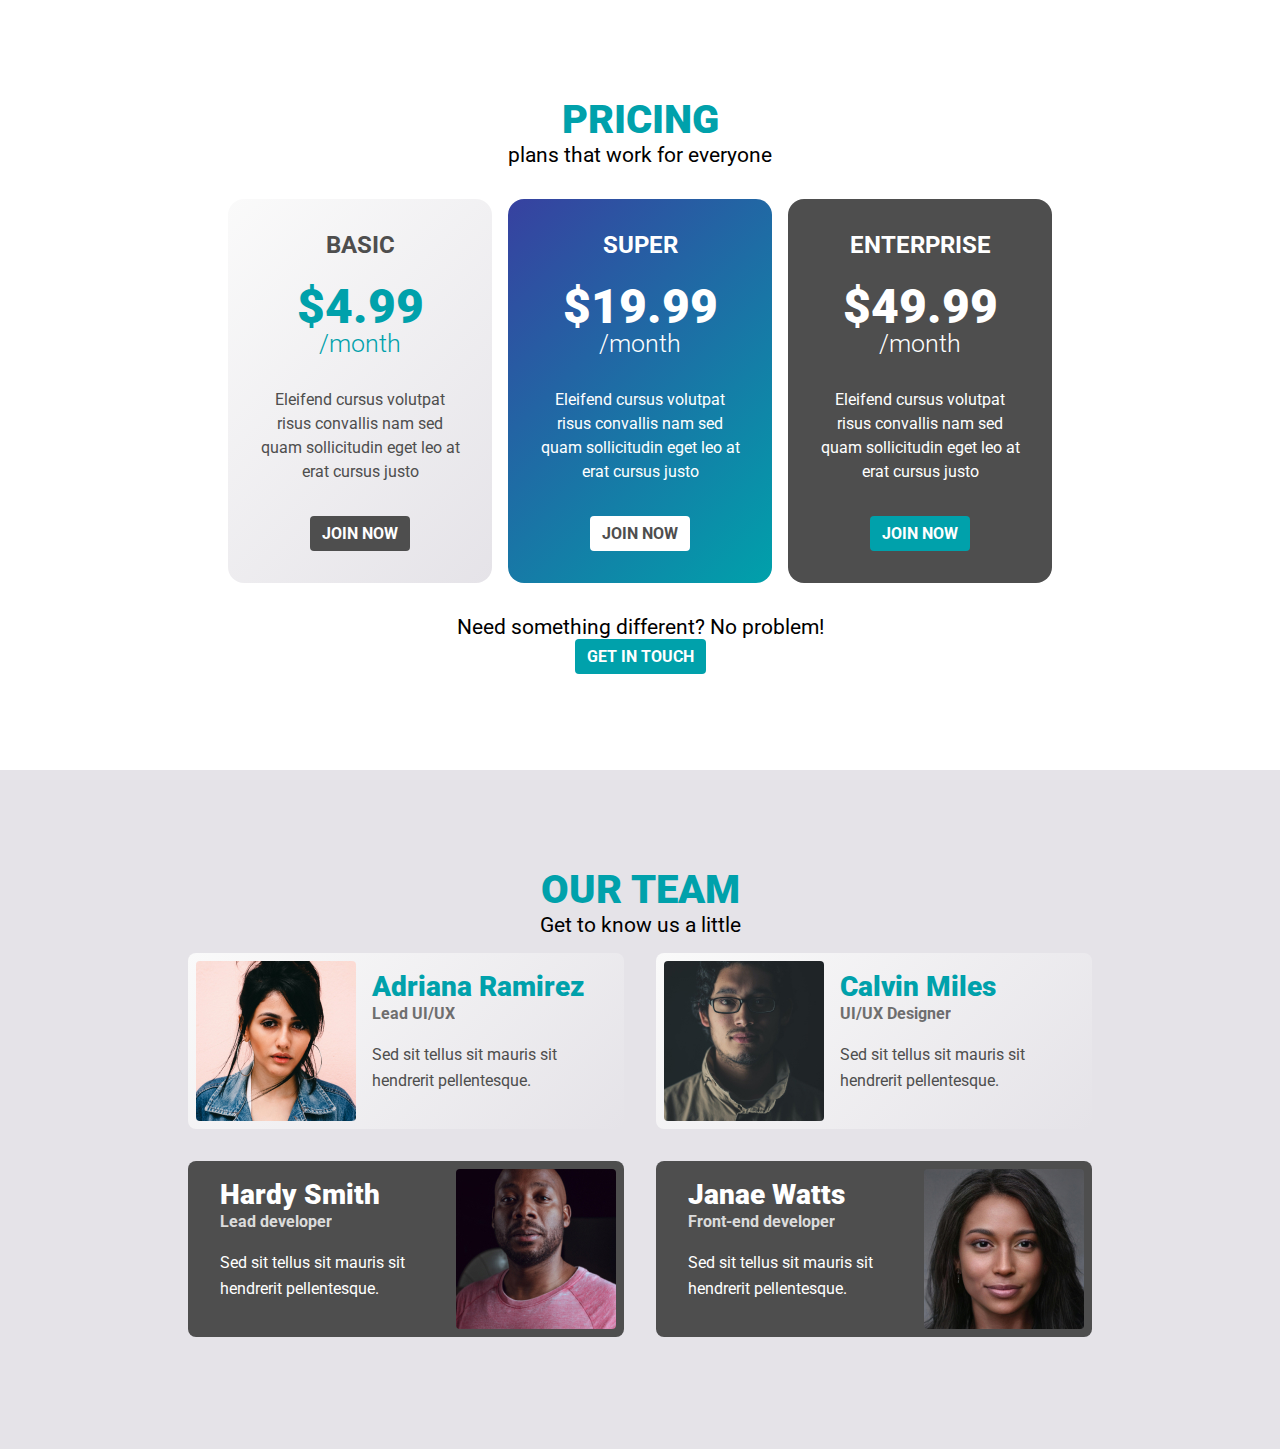
<file: module-1/05-pricing-cards-3-updated-design/02 - finished/index.html>
<!DOCTYPE html>
<html lang="en">

<head>
  <meta charset="UTF-8">
  <meta name="viewport" content="width=device-width, initial-scale=1.0">
  <title>Pricing</title>
  <link href="https://fonts.googleapis.com/css2?family=Roboto:wght@300;700;900&display=swap" rel="stylesheet">
  <link rel="stylesheet" href="styles.css">
</head>

<body>
  <section class="pricing">
    <h2 class="section-title">pricing</h2>
    <p class="fs-500">plans that work for everyone</p>

    <div class="plans">
      <div class="plan bg-light">
        <h2 class="plan__title">basic</h2>
        <p class="plan__price">
          $4.99<span>/month</span>
        </p>
        <p class="plan__description">Eleifend cursus volutpat risus convallis nam sed quam sollicitudin eget leo at erat
          cursus justo</p>
        <a href="#" class="button">Join Now</a>
      </div>

      <div class="plan bg-accent">
        <h2 class="plan__title">super</h2>
        <p class="plan__price">
          $19.99<span>/month</span>
        </p>
        <p class="plan__description">Eleifend cursus volutpat risus convallis nam sed quam sollicitudin eget leo at erat
          cursus justo</p>
        <a href="#" class="button">Join Now</a>
      </div>
      <div class="plan bg-dark">
        <h2 class="plan__title">Enterprise</h2>
        <p class="plan__price">
          $49.99<span>/month</span>
        </p>
        <p class="plan__description">Eleifend cursus volutpat risus convallis nam sed quam sollicitudin eget leo at erat
          cursus justo</p>
        <a href="#" class="button">Join Now</a>
      </div>
    </div>

    <p class="fs-500">Need something different? No problem!</p>
    <a href="#" class="button">Get in touch</a>
  </section>
  <section class="team">
    <div class="container">
      <h2 class="section-title">Our team</h2>
      <p class="fs-500">Get to know us a little</p>

      <div class="team-members">

        <div class="team-member bg-light">
          <img src="img/team-01.jpg" alt="">
          <div class="info">
            <h3 class="name">Adriana Ramirez</h3>
            <p class="position">Lead UI/UX</p>
            <p>Sed sit tellus sit mauris sit hendrerit pellentesque.</p>
          </div>
        </div>

        <div class="team-member bg-light">
          <img src="img/team-02.jpg" alt="">
          <div class="info">
            <h3 class="name">Calvin Miles</h3>
            <p class="position">UI/UX Designer</p>
            <p>Sed sit tellus sit mauris sit hendrerit pellentesque.</p>
          </div>
        </div>

        <div class="team-member bg-dark team-member--mirrored">
          <img src="img/team-03.jpg" alt="">
          <div class="info">
            <h3 class="name">Hardy Smith</h3>
            <p class="position">Lead developer</p>
            <p>Sed sit tellus sit mauris sit hendrerit pellentesque.</p>
          </div>
        </div>

        <div class="team-member bg-dark team-member--mirrored">
          <img src="img/team-04.jpg" alt="">
          <div class="info">
            <h3 class="name">Janae Watts</h3>
            <p class="position">Front-end developer</p>
            <p>Sed sit tellus sit mauris sit hendrerit pellentesque.</p>
          </div>
        </div>
      </div>
    </div>
  </section>

</body>

</html>
</file>
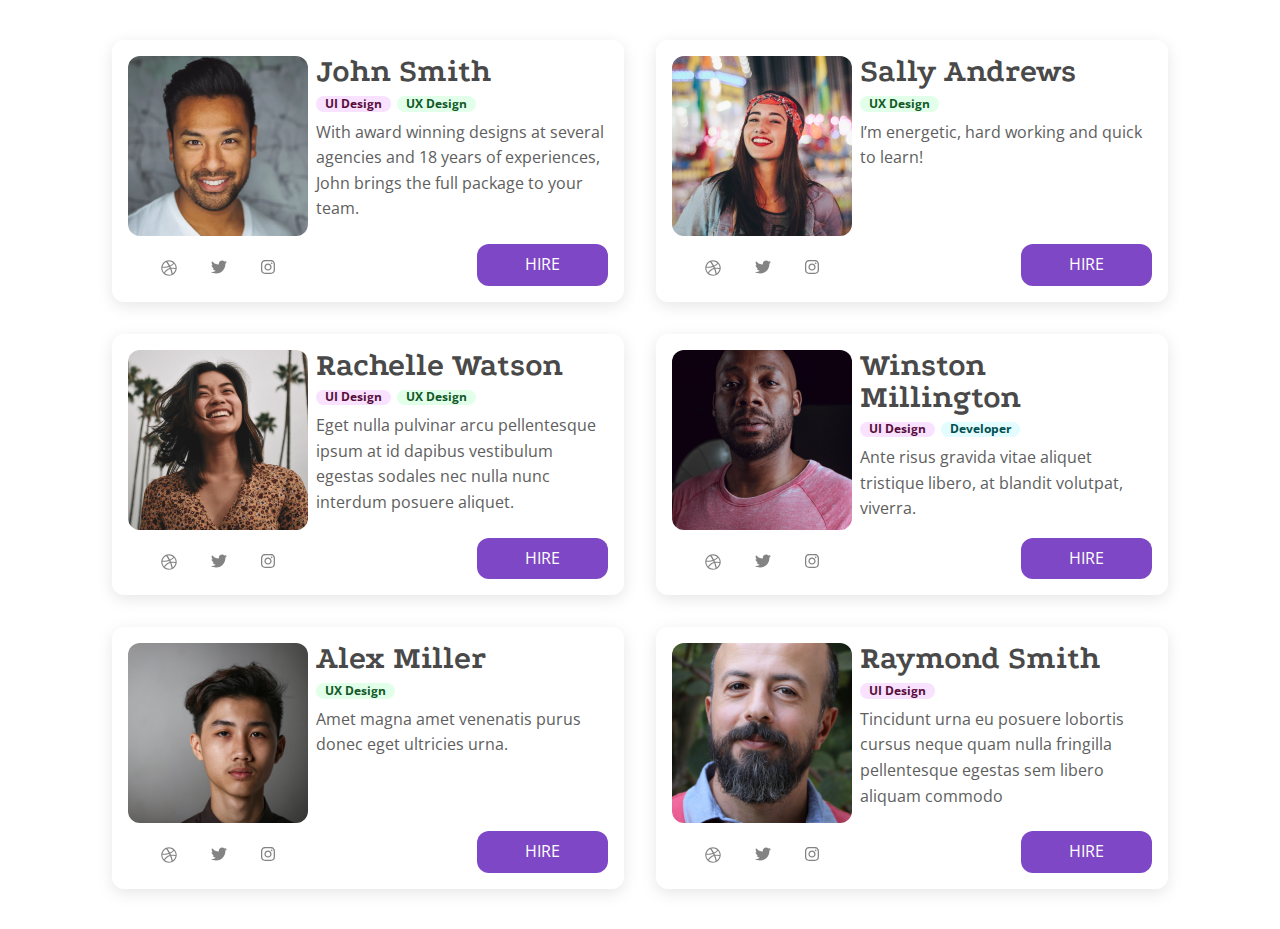
<file: module-1/06-overlooked-fundamentals-final-project/01 - start here/index.html>
<!DOCTYPE html>
<html lang="en">

<head>
  <meta charset="UTF-8">
  <meta name="viewport" content="width=device-width, initial-scale=1.0">
  <title>Hire us</title>
  <link href="https://fonts.googleapis.com/css2?family=Open+Sans:wght@400;700&family=Podkova:wght@700&display=swap"
    rel="stylesheet">

  <link rel="stylesheet" href="styles.css">

</head>

<body>
  <div class="candidates">
    <!-- Candidate 1 -->
    <div class="candidate">
      <h2 class="name">John Smith</h2>
      <img src="img/john.jpg" alt="">
      <p class="roles"><span class="tag ui">UI Design</span><span class="tag ux">UX Design</span></p>
      <p class="bio">With award winning designs at several agencies and 18 years of experiences, John brings the full
        package to your team.</p>
      <ul class="social">
        <li><a aria-label="dribbble" href="#"><img src="img/dribbble.svg" alt=""></a></li>
        <li><a aria-label="twitter" href="#"><img src="img/twitter.svg" alt=""></a></li>
        <li><a aria-label="instagram" href="#"><img src="img/instagram.svg" alt=""></a></li>
      </ul>
      <a href="#" class="btn">Hire</a>
    </div>

    <!-- Candidate 2 -->
    <div class="candidate">
      <h2 class="name">Sally Andrews</h2>
      <img src="img/sally.jpg" alt="">
      <p class="roles"><span class="tag ux">UX Design</span></p>
      <p class="bio">I’m energetic, hard working and quick to learn!</p>
      <ul class="social">
        <li><a aria-label="dribbble" href="#"><img src="img/dribbble.svg" alt=""></a></li>
        <li><a aria-label="twitter" href="#"><img src="img/twitter.svg" alt=""></a></li>
        <li><a aria-label="instagram" href="#"><img src="img/instagram.svg" alt=""></a></li>
      </ul>
      <a href="#" class="btn">Hire</a>
    </div>

    <!-- Candidate 3 -->
    <div class="candidate">
      <h2 class="name">Rachelle Watson</h2>
      <img src="img/rachelle.jpg" alt="">
      <p class="roles"><span class="tag ui">UI Design</span><span class="tag ux">UX Design</span></p>
      <p class="bio">Eget nulla pulvinar arcu pellentesque ipsum at id dapibus vestibulum egestas sodales nec nulla nunc
        interdum posuere aliquet.</p>
      <ul class="social">
        <li><a aria-label="dribbble" href="#"><img src="img/dribbble.svg" alt=""></a></li>
        <li><a aria-label="twitter" href="#"><img src="img/twitter.svg" alt=""></a></li>
        <li><a aria-label="instagram" href="#"><img src="img/instagram.svg" alt=""></a></li>
      </ul>
      <a href="#" class="btn">Hire</a>
    </div>

    <!-- Candidate 4 -->
    <div class="candidate">
      <h2 class="name">Winston Millington</h2>
      <img src="img/winston.jpg" alt="">
      <p class="roles"><span class="tag ui">UI Design</span><span class="tag dev">Developer</span></p>
      <p class="bio">Ante risus gravida vitae aliquet tristique libero, at blandit volutpat, viverra.</p>
      <ul class="social">
        <li><a aria-label="dribbble" href="#"><img src="img/dribbble.svg" alt=""></a></li>
        <li><a aria-label="twitter" href="#"><img src="img/twitter.svg" alt=""></a></li>
        <li><a aria-label="instagram" href="#"><img src="img/instagram.svg" alt=""></a></li>
      </ul>
      <a href="#" class="btn">Hire</a>
    </div>

    <!-- Candidate 5 -->
    <div class="candidate">
      <h2 class="name">Alex Miller</h2>
      <img src="img/alex.jpg" alt="">
      <p class="roles"><span class="tag ux">UX Design</span></p>
      <p class="bio">Amet magna amet venenatis purus donec eget ultricies urna.</p>
      <ul class="social">
        <li><a aria-label="dribbble" href="#"><img src="img/dribbble.svg" alt=""></a></li>
        <li><a aria-label="twitter" href="#"><img src="img/twitter.svg" alt=""></a></li>
        <li><a aria-label="instagram" href="#"><img src="img/instagram.svg" alt=""></a></li>
      </ul>
      <a href="#" class="btn">Hire</a>
    </div>

    <!-- Candidate 6 -->
    <div class="candidate">
      <h2 class="name">Raymond Smith</h2>
      <img src="img/raymond.jpg" alt="">
      <p class="roles"><span class="tag ui">UI Design</span></p>
      <p class="bio">Tincidunt urna eu posuere lobortis cursus neque quam nulla fringilla pellentesque egestas sem
        libero aliquam commodo</p>
      <ul class="social">
        <li><a aria-label="dribbble" href="#"><img src="img/dribbble.svg" alt=""></a></li>
        <li><a aria-label="twitter" href="#"><img src="img/twitter.svg" alt=""></a></li>
        <li><a aria-label="instagram" href="#"><img src="img/instagram.svg" alt=""></a></li>
      </ul>
      <a href="#" class="btn">Hire</a>
    </div>
  </div>




</body>

</html>
</file>
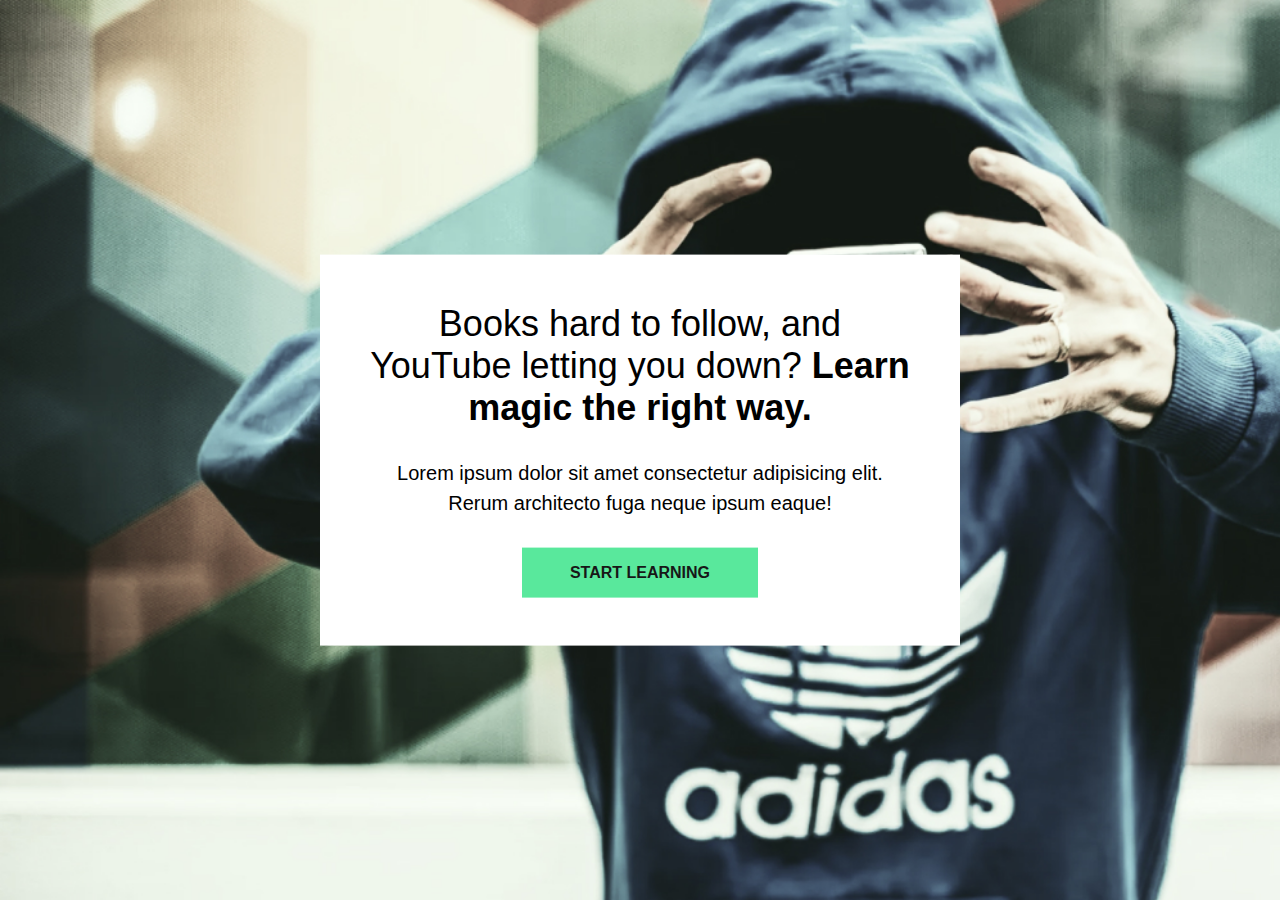
<file: module-2/01-project-files/01 - start-here/index.html>
<!DOCTYPE html>
<html lang="en">

<head>
  <meta charset="UTF-8">
  <meta name="viewport" content="width=device-width, initial-scale=1.0">
  <title>Magic is in the air</title>

  <!-- Google fonts -->
  <link href="https://fonts.googleapis.com/css2?family=PT+Sans:wght@400;700&display=swap" rel="stylesheet">

  <!-- Link to our stylesheet -->
  <link rel="stylesheet" href="style.css">
</head>

<body>

  <main>
    <div class="hero">
      <!-- your code here -->
      <section class="card">
        <h1>Books hard to follow, and YouTube letting you down? <span class="enfasis">Learn magic the right way.</span></h1>
        <p>Lorem ipsum dolor sit amet consectetur adipisicing elit. Rerum architecto fuga neque ipsum eaque!</p>
        <a href="#" class="btn">Start learning</a>
      </section>
    </div>
  </main>

</body>

</html>
</file>
<file: final-project/style.css>
:root {
  --ff-sans: "IBM Plex Sans", sans-serif;
  --ff-serif: "IBM Plex Serif", serif;

  /* small screen font-sizes */
  --fs-200: 0.75rem;
  --fs-300: 1rem;
  --fs-400: 1.25rem;
  --fs-500: 1.375rem;
  --fs-600: 1.75rem;
  --fs-900: 2.125rem;

  --fw-200: 200;
  --fw-300: 300;
  --fw-400: 400;
  --fw-700: 700;

  --clr-neutral-100: #fff;
  --clr-neutral-200: #eef1f6;
  --clr-neutral-300: #a9afbc;
  --clr-neutral-400: #737b8c;
  --clr-neutral-500: #434956;
  --clr-neutral-900: #020203;

  --clr-primary-300: #f3f7ff;
  --clr-primary-400: #8ea8da;

  --br: 1rem;
}

@media (min-width: 40em) {
  :root {
    --fs-500: 1.75rem;
    --fs-600: 2.125rem;
    --fs-900: 4.25rem;
  }
}

/* reset */

*,
*::before,
*::after {
  box-sizing: border-box;
}

h1,
.h1,
h2,
.h2,
h3,
.h3,
h4,
.h4 {
  line-height: 1;
}

body,
h1,
h2,
h3,
p,
dl,
dd,
figure {
  margin: 0;
}

ul[class],
ol[class] {
  list-style: none;
  padding: 0;
}

input,
button,
textarea,
select {
  font: inherit;
}

img {
  max-width: 100%;
  height: auto;
  display: block;
  border-radius: var(--br);
}

body {
  line-height: 1.3;
  font-family: var(--ff-sans);
  font-size: var(--fs-400);
  font-weight: 300;
  padding: 1.5rem;
}

.bg-primary-300 {
  background-color: var(--clr-primary-300);
  border-radius: 1rem;
}

/* typography */

h1,
h2,
h3,
.section-subtitle,
.text-serif {
  font-family: var(--ff-serif);
  font-weight: var(--fw-200);
}

a {
  font-weight: var(--fw-700);
  font-size: var(--fs-300);
  color: var(--clr-neutral-900);
}

a:hover,
a:focus {
  color: var(--clr-primary-400);
}

.text-500 {
  font-size: var(--fs-500);
}

.page-title {
  font-size: var(--fs-900);
}

.page-intro {
  font-size: var(--fs-600);
}

.section-title {
  font-size: var(--fs-600);
  color: var(--clr-neutral-400);
}

.section-subtitle {
  font-size: var(--fs-600);
}

.btn {
  display: inline-block;
  cursor: pointer;
  border: 0;
  background: none;
  font-weight: var(--fw-700);
  font-size: var(--fs-300);
  font-family: var(--ff-sans);
  text-decoration: none;
  color: var(--clr-neutral-900);
}

.btn::after {
  content: "\203A";
  margin-left: 1em;
  font-weight: var(--fw-300);
}

.btn:hover,
.btn:focus {
  color: var(--clr-primary-400);
}

/* general layout */

section {
  padding: 2.5rem 0;
}

@media (min-width: 40em) {
  section {
    padding: 3.5rem 0;
  }
}

.container {
  max-width: 50rem;
  margin: 0 auto;
}

.flow-content > * + * {
  margin-top: var(--flow-spacer, 1em);
}

.split {
  display: flex;
  flex-direction: column;
}

.split > * + * {
  margin: 4rem 0 0 0;
}

.split > * {
  flex-basis: 100%;
}

@media (min-width: 40em) {
  .split {
    flex-direction: row;
  }

  .split > * + * {
    margin: 0 0 0 2.5rem;
  }
}

.xl-space {
  margin-top: 5rem;
}

/* components */

.primary-header {
  border-radius: var(--br);
  padding: 2rem;
  background-image: url(img/hero.jpg);
  background-size: cover;
  /* background-color: var(--clr-primary-400);
  background-blend-mode: multiply; */
  min-height: 50vh;
  background-position: center;
}

.primary-nav {
  position: fixed;
  bottom: 0.5em;
  left: 0.5em;
  right: 0.5em;
  border-radius: var(--br);
  background: var(--clr-neutral-900);
  font-family: var(--ff-serif);
}

.primary-nav ul {
  display: flex;
  justify-content: space-around;
  margin: 0;
  padding: 0.8em 0;
}

.primary-nav li {
  line-height: 0;
}

.primary-nav a {
  color: var(--clr-neutral-200);
  text-decoration: none;
}

@media (min-width: 40em) {
  .primary-nav {
    position: static;
    background: transparent;
  }

  .primary-nav a {
    color: inherit;
    text-decoration: none;
  }

  .primary-header__inner {
    display: flex;
    justify-content: space-between;
  }

  .primary-nav ul {
    padding: 0;
  }

  .primary-nav li {
    margin-left: 2em;
  }
}

.article-preview h3 {
  font-size: var(--fs-500);
}

.article-preview img {
  object-fit: cover;
  height: 12.5rem;
  width: 100%;
}

.article-preview .info {
  display: flex;
  font-weight: var(--fw-400);
  font-size: var(--fs-200);
  color: var(--clr-neutral-400);
}

.article-preview .info > *:first-child {
  margin-right: 2rem;
}

.call-to-action form {
  margin-top: 3rem;
  display: flex;
  flex-direction: column;
  gap: 3rem;
}

.call-to-action form > div {
  flex-basis: 100%;
  flex-shrink: 1;
  flex-grow: 1;
}

.call-to-action input {
  width: 100%;
  border: 0;
  border-bottom: 2px solid var(--clr-neutral-300);
}

.call-to-action input:focus {
  border-color: var(--clr-primary-400);
  border-width: 4px;
}

.call-to-action input::placeholder {
  color: var(--clr-neutral-300);
  opacity: 1;
}

.call-to-action label {
  display: block;
  margin-bottom: 0.5em;
  font-size: var(--fs-300);
  font-weight: var(--fw-400);
}

.call-to-action button {
  align-self: flex-start;
}

@media (min-width: 40em) {
  .call-to-action form {
    flex-direction: row;
  }

  .call-to-action button {
    align-self: center;
  }
}

.primary-footer__inner {
  --border: 2px solid var(--clr-neutral-200);
  border-top: var(--border);
  border-bottom: var(--border);
  padding: 3em 0;
  margin: 2em 0;
}

footer {
  padding-bottom: 1em;
}

.footer-nav {
  display: flex;
}

.footer-nav > *:first-child {
  margin-right: 4em;
}

.footer-social {
  display: flex;
  gap: 2em;
}

.footer-social a {
  font-weight: var(--fw-200);
}

/* homepage styles */

.intro {
  --flow-spacer: 2em;
}
</file>
<file: module-1/01-inheritance-a-little-project/styles.css>
/* fonts */
/* 
    font-family: 'Cinzel', serif;
    font-family: 'PT Serif', serif;
*/
body {
  margin: 0;
  font-size: 1.125rem;
  font-family: 'PT Serif', serif;
  line-height: 1.6;
  color: #414141;
}

a {
  color: #ca5e10;
}

header {
  max-width: 75rem;
  text-align: center;
  margin: 6rem auto;
  padding: 0 2rem;
}

h1 {
  font-family: 'Cinzel', serif;
  font-weight: 900;
  font-size: 6rem;
  line-height: 0.9;
  margin: 0;
}

.subtitle {
  font-size: 2.25rem;
  line-height: 1.2;
  color: #7d7d7d;
}

.lead {
  font-size: 1.3125rem;
}

.container {
  width: 90%;
  max-width: 39rem;
  margin: 0 auto;
}
</file>
<file: module-4/03-individual-articles/style.css>
:root {
  --ff-sans: "IBM Plex Sans", sans-serif;
  --ff-serif: "IBM Plex Serif", serif;

  /* small screen font-sizes */
  --fs-200: 0.75rem;
  --fs-300: 1rem;
  --fs-400: 1.25rem;
  --fs-500: 1.375rem;
  --fs-600: 1.75rem;
  --fs-900: 2.125rem;

  --fw-200: 200;
  --fw-300: 300;
  --fw-400: 400;
  --fw-700: 700;

  --clr-neutral-100: #fff;
  --clr-neutral-200: #eef1f6;
  --clr-neutral-300: #a9afbc;
  --clr-neutral-400: #737b8c;
  --clr-neutral-500: #434956;
  --clr-neutral-900: #020203;

  --clr-primary-300: #f3f7ff;
  --clr-primary-400: #8ea8da;

  --br: 1rem;
}

@media (min-width: 40em) {
  :root {
    --fs-500: 1.75rem;
    --fs-600: 2.125rem;
    --fs-900: 4.25rem;
  }
}

/* reset */

*,
*::before,
*::after {
  box-sizing: border-box;
}

h1,
.h1,
h2,
.h2,
h3,
.h3,
h4,
.h4 {
  line-height: 1;
}

body,
h1,
h2,
h3,
p,
dl,
dd,
figure {
  margin: 0;
}

ul[class],
ol[class] {
  list-style: none;
  padding: 0;
}

input,
button,
textarea,
select {
  font: inherit;
}

img {
  max-width: 100%;
  height: auto;
  display: block;
  border-radius: var(--br);
}

body {
  line-height: 1.3;
  font-family: var(--ff-sans);
  font-size: var(--fs-400);
  font-weight: 300;
  padding: 1.5rem;
}

.bg-primary-300 {
  background-color: var(--clr-primary-300);
  border-radius: 1rem;
}

/* typography */

h1,
h2,
h3,
.section-subtitle,
.text-serif {
  font-family: var(--ff-serif);
  font-weight: var(--fw-200);
}

a {
  font-weight: var(--fw-700);
  font-size: var(--fs-300);
  color: var(--clr-neutral-900);
}

a:hover,
a:focus {
  color: var(--clr-primary-400);
}

.text-500 {
  font-size: var(--fs-500);
}

.page-title {
  font-size: var(--fs-900);
}

.page-intro {
  font-size: var(--fs-600);
}

.section-title {
  font-size: var(--fs-600);
  color: var(--clr-neutral-400);
}

.section-subtitle {
  font-size: var(--fs-600);
}

.btn {
  display: inline-block;
  cursor: pointer;
  border: 0;
  background: none;
  font-weight: var(--fw-700);
  font-size: var(--fs-300);
  font-family: var(--ff-sans);
  text-decoration: none;
  color: var(--clr-neutral-900);
}

.btn::after {
  content: "\203A";
  margin-left: 1em;
  font-weight: var(--fw-300);
}

.btn:hover,
.btn:focus {
  color: var(--clr-primary-400);
}

/* general layout */

section {
  padding: 2.5rem 0;
}

@media (min-width: 40em) {
  section {
    padding: 3.5rem 0;
  }
}

.container {
  max-width: 50rem;
  margin: 0 auto;
}

.flow-content > * + * {
  margin-top: var(--flow-spacer, 1em);
}

.split {
  display: flex;
  flex-direction: column;
}

.split > * + * {
  margin: 4rem 0 0 0;
}

.split > * {
  flex-basis: 100%;
}

@media (min-width: 40em) {
  .split {
    flex-direction: row;
  }

  .split > * + * {
    margin: 0 0 0 2.5rem;
  }
}

.xl-space {
  margin-top: 5rem !important;
}

/* components */

.primary-header {
  border-radius: var(--br);
  padding: 2rem;
  background-color: var(--clr-primary-400);
  background-size: cover;
  min-height: 50vh;
  display: flex;
  flex-direction: column;
}

.primary-header .container {
  width: 100%;
  margin-top: auto;
  margin-bottom: auto;
}

.primary-header .container > * {
  max-width: 12ch;
}

.page-home .primary-header {
  background-image: url(img/hero.jpg);
  background-position: center center;
}

.page-blog .primary-header {
  background-image: url(img/blog.jpg);
  background-position: left center;
}

.primary-nav {
  position: fixed;
  bottom: 0.5em;
  left: 0.5em;
  right: 0.5em;
  border-radius: var(--br);
  background: var(--clr-neutral-900);
  font-family: var(--ff-serif);
}

.primary-nav ul {
  display: flex;
  justify-content: space-around;
  margin: 0;
  padding: 0.8em 0;
}

.primary-nav li {
  line-height: 0;
}

.primary-nav a {
  color: var(--clr-neutral-200);
  text-decoration: none;
}

@media (min-width: 40em) {
  .primary-nav {
    position: static;
    background: transparent;
  }

  .primary-nav a {
    color: inherit;
    text-decoration: none;
  }

  .primary-header__inner {
    display: flex;
    justify-content: space-between;
  }

  .primary-nav ul {
    padding: 0;
  }

  .primary-nav li {
    margin-left: 2em;
  }
}

.secondary-navigation {
  display: flex;
  align-items: center;
  margin: 2rem 0;
}

.secondary-navigation > a:last-child {
  margin-left: auto;
}

.categories {
  margin: 0;
  display: flex;
  gap: 2rem;
}

.categories button {
  cursor: pointer;
  font-size: var(--fs-200);
  text-transform: uppercase;
  background: transparent;
  border: 0;
}

.article-preview h3 {
  font-size: var(--fs-500);
}

.article-preview img {
  object-fit: cover;
  height: 12.5rem;
  width: 100%;
}

.article-preview .info {
  display: flex;
  font-weight: var(--fw-400);
  font-size: var(--fs-200);
  color: var(--clr-neutral-400);
}

.article-preview .info > *:first-child {
  margin-right: 2rem;
}

.call-to-action form {
  margin-top: 3rem;
  display: flex;
  flex-direction: column;
  gap: 3rem;
}

.call-to-action form > div {
  flex-basis: 100%;
  flex-shrink: 1;
  flex-grow: 1;
}

.call-to-action input {
  width: 100%;
  border: 0;
  border-bottom: 2px solid var(--clr-neutral-300);
}

.call-to-action input:focus {
  border-color: var(--clr-primary-400);
  border-width: 4px;
}

.call-to-action input::placeholder {
  color: var(--clr-neutral-300);
  opacity: 1;
}

.call-to-action label {
  display: block;
  margin-bottom: 0.5em;
  font-size: var(--fs-300);
  font-weight: var(--fw-400);
}

.call-to-action button {
  align-self: flex-start;
}

@media (min-width: 40em) {
  .call-to-action form {
    flex-direction: row;
  }

  .call-to-action button {
    align-self: center;
  }
}

.primary-footer__inner {
  --border: 2px solid var(--clr-neutral-200);
  border-top: var(--border);
  border-bottom: var(--border);
  padding: 3em 0;
  margin: 2em 0;
}

footer {
  padding-bottom: 1em;
}

.footer-nav {
  display: flex;
}

.footer-nav > *:first-child {
  margin-right: 4em;
}

.footer-social {
  display: flex;
  gap: 2em;
}

.footer-social a {
  font-weight: var(--fw-200);
}

/* homepage styles */

.intro {
  --flow-spacer: 2em;
}

/* blog page styles */

.article-grid {
  display: grid;
  gap: 3em 2em;
  grid-template-columns: repeat(6, 1fr);
}

.article-grid > * {
  grid-column: 1 / -1;
}

@media (min-width: 30em) {
  .article-grid > *:not(:first-child) {
    grid-column: span 3;
  }
}

@media (min-width: 40em) {
  .article-grid > *:first-child {
    grid-column: 1 / -1;
  }

  .article-grid > .article-preview:first-child {
    display: grid;
    grid-template-columns: 1fr 1fr;
    grid-template-rows: 1fr min-content 1fr;
    gap: 1em 2em;
  }

  .article-grid > .article-preview:first-child img {
    grid-row: span 3;
    height: 17.5rem;
  }

  .article-grid > .article-preview:first-child > h3 {
    margin-top: auto;
  }

  .article-grid > *:nth-child(2),
  .article-grid > *:nth-child(3) {
    grid-column: span 3;
  }
  .article-grid > *:nth-child(4),
  .article-grid > *:nth-child(5),
  .article-grid > *:nth-child(6) {
    grid-column: span 2;
  }
  .article-grid > *:nth-child(7),
  .article-grid > *:nth-child(8) {
    grid-column: span 3;
  }
}

/* individual article page */
</file>
<file: module-4/06-containing-block-challenge/style.css>
:root {
  --ff-sans: "IBM Plex Sans", sans-serif;
  --ff-serif: "IBM Plex Serif", serif;

  /* small screen font-sizes */
  --fs-200: 0.75rem;
  --fs-300: 1rem;
  --fs-400: 1.25rem;
  --fs-500: 1.375rem;
  --fs-600: 1.75rem;
  --fs-900: 2.125rem;

  --fw-200: 200;
  --fw-300: 300;
  --fw-400: 400;
  --fw-700: 700;

  --clr-neutral-100: #fff;
  --clr-neutral-200: #eef1f6;
  --clr-neutral-300: #a9afbc;
  --clr-neutral-400: #737b8c;
  --clr-neutral-500: #434956;
  --clr-neutral-900: #020203;

  --clr-primary-300: #f3f7ff;
  --clr-primary-400: #8ea8da;

  --br: 1rem;
}

@media (min-width: 40em) {
  :root {
    --fs-500: 1.75rem;
    --fs-600: 2.125rem;
    --fs-900: 4.25rem;
  }
}

/* reset */

*,
*::before,
*::after {
  box-sizing: border-box;
}

h1,
.h1,
h2,
.h2,
h3,
.h3,
h4,
.h4 {
  line-height: 1;
}

body,
h1,
h2,
h3,
p,
dl,
dd,
figure {
  margin: 0;
}

ul[class],
ol[class] {
  list-style: none;
  padding: 0;
}

input,
button,
textarea,
select {
  font: inherit;
}

img {
  max-width: 100%;
  height: auto;
  display: block;
  border-radius: var(--br);
}

body {
  line-height: 1.3;
  font-family: var(--ff-sans);
  font-size: var(--fs-400);
  font-weight: 300;
  padding: 1.5rem;
}

.bg-primary-300 {
  background-color: var(--clr-primary-300);
  border-radius: 1rem;
}

/* typography */

h1,
h2,
h3,
.section-subtitle,
.text-serif {
  font-family: var(--ff-serif);
  font-weight: var(--fw-200);
}

a {
  font-weight: var(--fw-700);
  font-size: var(--fs-300);
  color: var(--clr-neutral-900);
}

a:hover,
a:focus {
  color: var(--clr-primary-400);
}

.text-500 {
  font-size: var(--fs-500);
}

.page-title {
  font-size: var(--fs-900);
}

.page-intro {
  font-size: var(--fs-600);
}

.section-title {
  font-size: var(--fs-600);
  color: var(--clr-neutral-400);
}

.section-subtitle {
  font-size: var(--fs-600);
}

.btn {
  display: inline-block;
  cursor: pointer;
  border: 0;
  background: none;
  font-weight: var(--fw-700);
  font-size: var(--fs-300);
  font-family: var(--ff-sans);
  text-decoration: none;
  color: var(--clr-neutral-900);
}

.btn::after {
  content: "\203A";
  margin-left: 1em;
  font-weight: var(--fw-300);
}

.btn:hover,
.btn:focus {
  color: var(--clr-primary-400);
}

/* general layout */

section {
  padding: 2.5rem 0;
}

@media (min-width: 40em) {
  section {
    padding: 3.5rem 0;
  }
}

.container {
  max-width: 50rem;
  margin: 0 auto;
}

.flow-content > * + * {
  margin-top: var(--flow-spacer, 1em);
}

.split {
  display: flex;
  flex-direction: column;
}

.split > * + * {
  margin: 4rem 0 0 0;
}

.split > * {
  flex-basis: 100%;
}

@media (min-width: 40em) {
  .split {
    flex-direction: row;
  }

  .split > * + * {
    margin: 0 0 0 2.5rem;
  }
}

.xl-space {
  margin-top: 5rem !important;
}

/* components */

.primary-header {
  border-radius: var(--br);
  padding: 2rem;
  background-color: var(--clr-primary-400);
  background-size: cover;
  min-height: 50vh;
  display: flex;
  flex-direction: column;
}

.primary-header .container {
  width: 100%;
  margin-top: auto;
  margin-bottom: auto;
}

.primary-header .container > * {
  max-width: 12ch;
}

.page-home .primary-header {
  background-image: url(img/hero.jpg);
  background-position: center center;
}

.page-blog .primary-header {
  background-image: url(img/blog.jpg);
  background-position: left center;
}

.page-article .primary-header {
  background-image: url(img/article.jpg);
  background-position: left center;
  position: relative;
  overflow: hidden;
  z-index: 0;
}

.page-article .primary-header::after {
  content: "";
  position: absolute;
  top: 0;
  bottom: 0;
  left: 0;
  right: 0;
  background: linear-gradient(
    90deg,
    rgba(255, 255, 255, 0.45),
    rgba(255, 255, 255, 0)
  );
  z-index: -1;
}

.primary-nav {
  position: fixed;
  bottom: 0.5em;
  left: 0.5em;
  right: 0.5em;
  border-radius: var(--br);
  background: var(--clr-neutral-900);
  font-family: var(--ff-serif);
}

.primary-nav ul {
  display: flex;
  justify-content: space-around;
  margin: 0;
  padding: 0.8em 0;
}

.primary-nav li {
  line-height: 0;
}

.primary-nav a {
  color: var(--clr-neutral-200);
  text-decoration: none;
}

@media (min-width: 40em) {
  .primary-nav {
    position: static;
    background: transparent;
  }

  .primary-nav a {
    color: inherit;
    text-decoration: none;
  }

  .primary-header__inner {
    display: flex;
    justify-content: space-between;
  }

  .primary-nav ul {
    padding: 0;
  }

  .primary-nav li {
    margin-left: 2em;
  }
}

.secondary-navigation {
  display: flex;
  align-items: center;
  margin: 2rem 0;
}

.secondary-navigation > a:last-child {
  margin-left: auto;
}

.categories {
  margin: 0;
  display: flex;
  gap: 2rem;
}

.categories button {
  cursor: pointer;
  font-size: var(--fs-200);
  text-transform: uppercase;
  background: transparent;
  border: 0;
}

.article-preview a {
  display: block;
  text-decoration: none;
  font-size: var(--fs-400);
  font-weight: var(--fw-300);
  position: relative;
  z-index: 0;
}

.article-preview a::before {
  content: "";
  position: absolute;
  top: 0;
  bottom: 0;
  left: 0;
  right: 0;
  background: pink;
  z-index: -1;
}

.article-preview h3 {
  font-size: var(--fs-500);
}

.article-preview img {
  object-fit: cover;
  height: 12.5rem;
  width: 100%;
}

.article-preview .info {
  display: flex;
  font-weight: var(--fw-400);
  font-size: var(--fs-200);
  color: var(--clr-neutral-400);
}

.article-preview .info > *:first-child {
  margin-right: 2rem;
}

.call-to-action form {
  margin-top: 3rem;
  display: flex;
  flex-direction: column;
  gap: 3rem;
}

.call-to-action form > div {
  flex-basis: 100%;
  flex-shrink: 1;
  flex-grow: 1;
}

.call-to-action input {
  width: 100%;
  border: 0;
  border-bottom: 2px solid var(--clr-neutral-300);
}

.call-to-action input:focus {
  border-color: var(--clr-primary-400);
  border-width: 4px;
}

.call-to-action input::placeholder {
  color: var(--clr-neutral-300);
  opacity: 1;
}

.call-to-action label {
  display: block;
  margin-bottom: 0.5em;
  font-size: var(--fs-300);
  font-weight: var(--fw-400);
}

.call-to-action button {
  align-self: flex-start;
}

@media (min-width: 40em) {
  .call-to-action form {
    flex-direction: row;
  }

  .call-to-action button {
    align-self: center;
  }
}

.primary-footer__inner {
  --border: 2px solid var(--clr-neutral-200);
  border-top: var(--border);
  border-bottom: var(--border);
  padding: 3em 0;
  margin: 2em 0;
}

footer {
  padding-bottom: 1em;
}

.footer-nav {
  display: flex;
}

.footer-nav > *:first-child {
  margin-right: 4em;
}

.footer-social {
  display: flex;
  gap: 2em;
}

.footer-social a {
  font-weight: var(--fw-200);
}

/* homepage styles */

.intro {
  --flow-spacer: 2em;
}

/* blog page styles */

.article-grid {
  display: grid;
  gap: 3em 2em;
  grid-template-columns: repeat(6, 1fr);
}

.article-grid > * {
  grid-column: 1 / -1;
}

@media (min-width: 30em) {
  .article-grid > *:not(:first-child) {
    grid-column: span 3;
  }
}

@media (min-width: 40em) {
  .article-grid > *:first-child {
    grid-column: 1 / -1;
  }

  .article-grid > .article-preview:first-child {
    display: grid;
    grid-template-columns: 1fr 1fr;
    grid-template-rows: 1fr min-content 1fr;
    gap: 1em 2em;
  }

  .article-grid > .article-preview:first-child img {
    grid-row: span 3;
    height: 17.5rem;
  }

  .article-grid > .article-preview:first-child > h3 {
    margin-top: auto;
  }

  .article-grid > *:nth-child(2),
  .article-grid > *:nth-child(3) {
    grid-column: span 3;
  }
  .article-grid > *:nth-child(4),
  .article-grid > *:nth-child(5),
  .article-grid > *:nth-child(6) {
    grid-column: span 2;
  }
  .article-grid > *:nth-child(7),
  .article-grid > *:nth-child(8) {
    grid-column: span 3;
  }
}

/* individual article page */

.article-full {
  --flow-spacer: 2em;
  max-width: 40rem;
  margin-left: auto;
  margin-right: auto;
}
</file>
<file: module-1/03-pricing-cards-1/code/styles.css>
body {
  font-family: "Roboto", sans-serif;
  text-align: center;
}

h1 {
  font-size: 2.5rem;
  text-transform: uppercase;
  font-weight: 900;
  margin-top: 3em;
  margin-bottom: 0;
}

.text-accent {
  color: #00a1ab;
}

.subhead {
  font-size: 1.3125rem;
  margin-top: 0;
}

.plans {
  display: flex;
  justify-content: center;
}

.plan {
  width: 200px;
  padding: 2em;
  border-radius: 1em;
  margin: 0 0.5em;
}

.plan--light {
  color: #4E4E4E;
  background: linear-gradient(-45deg, #E5E3E8, #FAFAFA);
}

.plan--accent {
  color: #fff;
  background: linear-gradient(-45deg, #00a1ab, #3741a0);
}

.plan__title {
  text-transform: uppercase;
  margin: 0 0 1em;
}

.plan__price {
  font-size: 3rem;
  line-height: 1;
  font-weight: 900;
  margin: 0;
}

.plan__price span {
  display: block;
  font-size: 1.5625rem;
  font-weight: 300;
}

.plan__description {
  margin: 2em 0;
  line-height: 1.5;
}

.button {
  text-decoration: none;
  padding: 0.5em 0.75em;
  border-radius: 0.25em;
  text-transform: uppercase;
  font-weight: 700;
}

.button--light {
  background: white;
  color: #4e4e4e;
}

.button--dark {
  background: #4e4e4e;
  color: white;
}
</file>
<file: module-1/04-pricing-cards-2/01 - start here/styles.css>
body {
  font-family: "Roboto", sans-serif;
  text-align: center;
}

h1 {
  font-size: 2.5rem;
  text-transform: uppercase;
  font-weight: 900;
  margin-top: 3em;
  margin-bottom: 0;
}

.text-accent {
  color: #00a1ab;
}

.fs-500 {
  font-size: 1.3125rem;
  margin-top: 0;
}

.plans {
  display: flex;
  justify-content: center;
  margin-bottom: 3em;
}

.plan {
  width: 200px;
  padding: 2em;
  border-radius: 1em;
  margin: 0 0.5em;
}

.plan--light {
  color: #4e4e4e;
  background: linear-gradient(-45deg, #e5e3e8, #fafafa);
}

.plan--light .plan__price {
  color: #00a1ab;
}

.plan--light .button {
  background: #4E4E4E;
  color: #FAFAFA;
}

.plan--accent {
  color: #fff;
  background: linear-gradient(-45deg, #00a1ab, #3741a0);
}

.plan--accent .button {
  color: #4E4E4E;
  background: #FAFAFA; 
}

.plan__title {
  text-transform: uppercase;
  margin: 0 0 1em;
}

.plan__price {
  font-size: 3rem;
  line-height: 1;
  font-weight: 900;
  margin: 0;
}

.plan__price span {
  display: block;
  font-size: 1.5625rem;
  font-weight: 300;
}

.plan__description {
  margin: 2em 0;
  line-height: 1.5;
}

.button {
  text-decoration: none;
  padding: 0.5em 0.75em;
  border-radius: 0.25em;
  text-transform: uppercase;
  font-weight: 700;
}

.button--light {
  background: white;
  color: #4e4e4e;
}

.button--dark {
  color: white;
  background: #4e4e4e;
}


body .button {
  background: #00a1ab;
  color: #FAFAFA;
}
</file>
<file: module-1/04-pricing-cards-2/02 - finished/styles.css>
body {
  font-family: "Roboto", sans-serif;
  text-align: center;
}

h1 {
  font-size: 2.5rem;
  text-transform: uppercase;
  font-weight: 900;
  margin-top: 3em;
  margin-bottom: 0;
}

.text-accent {
  color: #00a1ab;
}

.fs-500 {
  font-size: 1.3125rem;
  margin: 0;
}

.plans {
  display: flex;
  justify-content: center;
  margin: 2em 0;
}

.plan {
  width: 200px;
  padding: 2em;
  border-radius: 1em;
  margin: 0 0.5em;
}

.plan--light {
  color: #4e4e4e;
  background: linear-gradient(-45deg, #e5e3e8, #fafafa);
}

.plan--light .plan__price {
  color: #00a1ab;
}

.plan--light .button {
  color: white;
  background: #4e4e4e;
}

.plan--accent {
  color: #fff;
  background: linear-gradient(-45deg, #00a1ab, #3741a0);
}

.plan--accent .button {
  background: white;
  color: #4e4e4e;
}

.plan__title {
  text-transform: uppercase;
  margin: 0 0 1em;
}

.plan__price {
  font-size: 3rem;
  line-height: 1;
  font-weight: 900;
  margin: 0;
}

.plan__price span {
  display: block;
  font-size: 1.5625rem;
  font-weight: 300;
}

.plan__description {
  margin: 2em 0;
  line-height: 1.5;
}

.button {
  display: inline-block;
  text-decoration: none;
  padding: 0.5em 0.75em;
  border-radius: 0.25em;
  text-transform: uppercase;
  font-weight: 700;
  background: #00a1ab;
  color: #fff;
}

.button--light {
  background: white;
  color: #4e4e4e;
}

.button--dark {
  color: white;
  background: #4e4e4e;
}
</file>
<file: module-1/05-pricing-cards-3-updated-design/02 - finished/styles.css>
:root {
  --clr-primary-400: #00a1ab;
  --clr-primary-500: #3741a0;

  --clr-accent-400: #00cdac;
  --clr-accent-500: #114243;

  --clr-neutral-100: #fff;
  --clr-neutral-200: #fafafa;
  --clr-neutral-300: #e5e3e8;
  --clr-neutral-400: #4e4e4e;
}

/* ///////////////
  Reset
  ////////////// */

*,
*::before,
*::after {
  box-sizing: border-box;
}

/* ///////////////
  General styling
  ////////////// */

body {
  font-family: "Roboto", sans-serif;
  text-align: center;
  margin: 0;
}

section {
  padding: 6rem 0;
}

.section-title {
  font-size: 2.5rem;
  text-transform: uppercase;
  font-weight: 900;
  margin: 0;
  color: var(--clr-primary-400);
}

.fs-500 {
  font-size: 1.3125rem;
  margin: 0;
}

.container {
  padding: 0 2em;
  margin: 0 auto;
  max-width: 1000px;
}

.bg-light {
  --bg: var(--clr-neutral-400);
  --fg: var(--clr-neutral-100);
  --pop: var(--clr-primary-400);

  color: var(--clr-neutral-400);
  background: linear-gradient(-45deg, #e5e3e8, #fafafa);
}

.bg-accent {
  --bg: var(--clr-neutral-100);
  --fg: var(--clr-neutral-400);
  --pop: var(--clr-neutral-100);

  color: var(--clr-neutral-100);
  background: linear-gradient(-45deg, #00a1ab, #3741a0);
}

.bg-dark {
  color: var(--clr-neutral-100);
  background: var(--clr-neutral-400);
}

/* ///////////////
  Buttons
  ////////////// */

.button {
  display: inline-block;
  text-decoration: none;
  padding: 0.5em 0.75em;
  border-radius: 0.25em;
  text-transform: uppercase;
  font-weight: 700;
  background: var(--bg, var(--clr-primary-400));
  color: var(--fg, var(--clr-neutral-100));
}

.button--light {
  background: white;
  color: #4e4e4e;
}

.button--dark {
  color: white;
  background: #4e4e4e;
}

/* ///////////////
  Plans
  ////////////// */

.plans {
  display: flex;
  justify-content: center;
  margin: 2em 0;
}

.plan {
  width: 16.5rem;
  padding: 2em;
  border-radius: 1em;
  margin: 0 0.5em;
}

.plan__title {
  text-transform: uppercase;
  margin: 0 0 1em;
}

.plan__price {
  font-size: 3rem;
  line-height: 1;
  font-weight: 900;
  margin: 0;
  color: var(--pop);
}

.plan__price span {
  display: block;
  font-size: 1.5625rem;
  font-weight: 300;
}

.plan__description {
  margin: 2em 0;
  line-height: 1.5;
}

/* ///////////////
  Teams
  ////////////// */

.team {
  background: #e5e3e8;
}

.team-members {
  display: flex;
  flex-wrap: wrap;
}

.team-member {
  text-align: left;
  flex: 1 1 45%;
  margin: 1em;
  display: flex;
  border-radius: 0.5em;
  align-items: center;
  padding: 0.5em 2em 0.5em 0.5em;
  line-height: 1.6;
}

.team-member img {
  width: 10rem;
  border-radius: 0.25em;
  margin-right: 1em;
}

.team-member .name {
  font-size: 1.75rem;
  line-height: 1;
  font-weight: 900;
  color: var(--pop);
  margin: 0;
}

.team-member .position {
  margin-top: 0;
  font-weight: 700;
  opacity: 0.8;
}

.team-member--mirrored {
  padding: 0.5em 0.5em 0.5em 2em;
}

.team-member--mirrored img {
  order: 2;
  margin-right: 0;
  margin-left: 1em;
}
</file>
<file: module-1/06-overlooked-fundamentals-final-project/01 - start here/styles.css>
:root {
  --clr-base-400: #5e5e5e;
  --clr-base-500: #494949;

  --clr-ui-300: #f8e2ff;
  --clr-ui-400: #580d3a;
  --clr-ux-300: #e2ffea;
  --clr-ux-400: #115926;
  --clr-dev-300: #e2fcff;
  --clr-dev-400: #024f4f;

  --clr-accent-400: #7e47c5;

  --ff-accent: "Podkova", serif;
  --ff-base: "Open Sans", sans-serif;

  --fs-300: 0.75rem;
  --fs-400: 1rem;
  --fs-500: 2rem;

  --fw-400: 400;
  --fw-700: 700;

  --shadow: 0 0.25rem 1rem rgba(0, 0, 0, 0.1);
  --border-radius: 0.75rem;
}

*,
*::before,
*::after {
  box-sizing: border-box;
}

img {
  display: block;
}

body {
  font-family: var(--ff-base);
  line-height: 1.6;
  font-size: var(--fs-400);
  color: var(--clr-base-400);
}

.ux {
  --bg: var(--clr-ux-300);
  --fg: var(--clr-ux-400);
}
.ui {
  --bg: var(--clr-ui-300);
  --fg: var(--clr-ui-400);
}
.dev {
  --bg: var(--clr-dev-300);
  --fg: var(--clr-dev-400);
}

.tag {
  font-size: var(--fs-300);
  font-weight: var(--fw-700);
  display: inline-block;
  padding: 0.15em 0.75em;
  border-radius: 100vw;
  margin-right: 0.5em;
  background: var(--bg, lightgray);
  color: var(--fg, #333);
}

.btn {
  display: inline-block;
  cursor: pointer;
  padding: 0.5em 3em;
  text-decoration: none;
  text-transform: uppercase;
  color: var(--fg, #fff);
  background: var(--bg, var(--clr-accent-400));
  border-radius: var(--border-radius);
}

.candidate {
  padding: 1em;
}

.candidate > img {
  border-radius: var(--border-radius);
}

.candidate .name,
.candidate .roles,
.candidate .bio {
  margin: 0;
}

.candidate .name {
  font-family: var(--ff-accent);
  font-size: var(--fs-500);
  color: var(--clr-base-500);
  line-height: 1;
}

.candidate .roles {
  line-height: 1;
  font-size: var(--fs-300);
}

.candidate .social {
  list-style: none;
  padding: 0;
  margin-bottom: 0;
  display: flex;
  justify-content: space-evenly;
}

.candidate .social a:hover,
.candidate .social a:focus {
  opacity: 0.5;
}

.candidate .btn {
  align-self: end;
  justify-self: end;
}

/* /////////////////
   Layout related
   no need to touch any of this
//////////////////*/

.candidates {
  max-width: 70em;
  margin: 0 auto;
  padding: 2em;
  display: grid;
  gap: 2em;
}

.candidate {
  margin-left: auto;
  margin-right: auto;
  display: grid;
  grid-template-areas:
    "img social"
    "name name"
    "role role"
    "bio bio"
    "button button";
  gap: 0.5em;
  box-shadow: var(--shadow);
  border-radius: var(--border-radius);
}

@media (min-width: 500px) {
  .candidate {
    grid-template-columns: min-content minmax(15rem, 22.5rem);
    grid-template-rows: min-content min-content 1fr auto;
    grid-template-areas:
      "img name"
      "img role"
      "img bio"
      "social button";
  }
}

@media (min-width: 960px) {
  .candidates {
    grid-template-columns: repeat(2, 1fr);
  }
}

.candidate img {
  grid-area: img;
}
.candidate .name {
  grid-area: name;
}
.candidate .roles {
  grid-area: role;
}
.candidate .bio {
  grid-area: bio;
}
.candidate .social {
  grid-area: social;
}
.candidate .btn {
  grid-area: button;
}
</file>
<file: module-2/01-project-files/01 - start-here/style.css>
/* Font used
font-family: 'PT Sans', sans-serif;
*/
:root {
  --clr-base-400: #fff;
  --clr-base-500: #171717;

  --clr-accent-400: #59E89C;

  --ff-base: "Open Sans", sans-serif;

  --fw-400: 400;
  --fw-700: 700;
}

*,
*::before,
*::after {
  margin: 0;
  padding: 0;
  box-sizing: border-box;
}

body {
  font-family: var(--ff-base);
  background-image: url("assets/hero.jpg");
  background-size: cover;
}

.hero {
  min-height: 100vh;
  text-align: center;
  position: relative;
}

.card {
  margin: 0;
  position: absolute;
  top: 50%;
  left: 50%;
  transform: translate(-50%, -50%);
  background: var(--clr-base-400);
  padding: 3em;
}

h1 {
  font-size: 36px;
  font-weight: var(--fw-400);
  margin-bottom: 0.8em;
}

.enfasis {
    font-weight: var(--fw-700);
}

p {
  font-size: 20px;
  line-height: 1.5;
  margin-bottom: 1.5em;
}

.btn {
    display: inline-block;
    cursor: pointer;
    padding: 1em 3em;
    text-decoration: none;
    text-transform: uppercase;
    color: var(--clr-base-500);
    font-weight: var(--fw-700);
    background: var(--clr-accent-400);
}
</file>
<file: module-2/02-mini-challenge/style.css>
/* Font used
font-family: 'PT Sans', sans-serif; 
*/

/* reset */

*,
*::before,
*::after {
  box-sizing: border-box;
}

h1,
h2,
h3,
p {
  margin: 0;
}

/* Utility classes */
.flow-content > * + * {
  margin-top: 1.25rem;
}

/* general styling */

body {
  font-family: "PT Sans", sans-serif;
  font-size: 1.25rem;
  font-weight: 400;
  margin: 0;
}

h1 {
  font-weight: 400;
}

.btn {
  display: inline-block;
  text-decoration: none;
  text-transform: uppercase;
  letter-spacing: 0.1rem;
  font-weight: 700;
  font-size: 1.125rem;
  color: inherit;
  padding: 0.75em 1.5em;
  background-color: #59e89c;
}

/* hero area */

.hero {
  background-image: url(assets/hero.jpg);
  background-size: cover;
  padding-top: 10rem;
  padding-bottom: 10rem;
}

.hero__content {
  background-color: rgba(255, 255, 255, 1);
  width: 50rem;
  padding: 3rem 2rem;
  margin: 0 auto;
  text-align: center;
}
</file>
<file: module-1/05-pricing-cards-3-updated-design/01 - Start here/styles.css>
/* ///////////////
  Reset
  ////////////// */

*,
*::before,
*::after {
  box-sizing: border-box;
  margin: 0;
  padding: 0;
}

/* ///////////////
  General styling
  ////////////// */

body {
  font-family: "Roboto", sans-serif;
  text-align: center;
}

.pricing {
  /* border: 1px solid green; */
  padding-bottom: 8em;
}

.section-title {
  font-size: 2.5rem;
  text-transform: uppercase;
  font-weight: 900;
  margin-top: 3em;
  margin-bottom: 0;
  color: #00a1ab;
}

.fs-500 {
  font-size: 1.3125rem;
  margin: 0;
}

/* ///////////////
  Buttons
  ////////////// */

.button {
  display: inline-block;
  text-decoration: none;
  padding: 0.5em 0.75em;
  border-radius: 0.25em;
  text-transform: uppercase;
  font-weight: 700;
  background: #00a1ab;
  color: #fff;
}

.button--light {
  background: white;
  color: #4e4e4e;
}

.button--dark {
  color: white;
  background: #4e4e4e;
}

.cta_button {
  margin-top: .5em;
}

/* ///////////////
  Plans
  ////////////// */

.plans {
  display: flex;
  justify-content: center;
  margin: 2em 0;
}

.plan {
  width: 280px;
  padding: 2.5em;
  /* border-radius: 1em; */
  margin: 0 0em;
}

.plan--light {
  color: #4e4e4e;
  background: linear-gradient(-45deg, #e5e3e8, #fafafa);
  margin: 2em 0;
  border-radius: 1em 0 0 1em;
}

.plan--light .plan__price {
  color: #00a1ab;
}

.plan--light .button {
  color: white;
  background: #4e4e4e;
}

.plan--accent {
  color: #fff;
  background: linear-gradient(-45deg, #00a1ab, #3741a0);
  padding: 4.4em 3em 0 3em;
  border-radius: 1em;
}

.plan--accent .button {
  background: white;
  color: #4e4e4e;
}

.plan--dark {
  color: #fff;
  background: #4e4e4e;
  margin: 2em 0;
  border-radius: 0 1em 1em 0;
}

.plan__title {
  text-transform: uppercase;
  margin: 0 0 1em;
}

.plan__price {
  font-size: 3rem;
  line-height: 1;
  font-weight: 900;
  margin: 0;
}

.plan__price span {
  display: block;
  font-size: 1.5625rem;
  font-weight: 300;
}

.plan__description {
  margin: 2em 0;
  line-height: 1.5;
}

  /*
  Teams
  ////////////// */
.team {
  /* border: 1px solid red; */
  background: #fafafa;
}

.container {
  /* border: 1px solid blue; */
  padding: 2em 0 4em 0;
  /* padding-bottom: 4em; */
  margin: 0 auto;
  max-width: 1000px;
}

.section-title-team {
  font-size: 2.5rem;
  text-transform: uppercase;
  font-weight: 900;
  margin-top: 1em;
  margin-bottom: 0;
  color: #00a1ab;
}

.team-members {
  display: flex;
  flex-wrap: wrap;
  padding: 0;
  /* justify-content: space-between; */
  /* border: 1px solid purple; */
}

.secondary-team {
  margin-bottom: 1.5em;
}

.team-member {
  /* background: #abc; */
  text-align: left;
  flex: 1 1 45%;
  display: flex;
  border-radius: 0.9em;
  align-items: center;
  padding: 0.5em 2em 0.5em 0.5em;
  /* border: 1px solid orange; */
}

.member-left {
  margin-right: 1.9em;
}

.member-right {
  margin-left: 1.9em;
}

.member-light {
  display: flex;
  flex-direction: row-reverse;
  background: linear-gradient(-45deg, #e5e3e8, #fafafa);
  padding: 0.5em 0.5em 0.5em 0.5em;
  margin-bottom: 1em;
}

.info {
  /* border: 1px solid magenta; */
  padding: 0 1.5em;
}

.position {
  font-size: 14px;
  margin-bottom: 1em;
  font-weight: 700;
}

.info p {
  line-height: 1.5em;
}

.member-light .info {
  text-align: right;
  padding: 0;
  margin-right: 2em;
}

.member-light .info .name {
  font-size: 32px;
  color: #00a1ab;
}

.member-light .info .position {
  font-size: 14px;
  margin-bottom: 1em;
  font-weight: 700;
  color: #4e4e4e;
}

.member-dark {
  background: #4e4e4e;
  color: #fff;
  margin-top: 1.9em;
}

.member-dark .info .name {
  font-size: 32px;
}

.team-member img {
  width: 10rem;
  border-radius: 0.5em;
}
</file>
